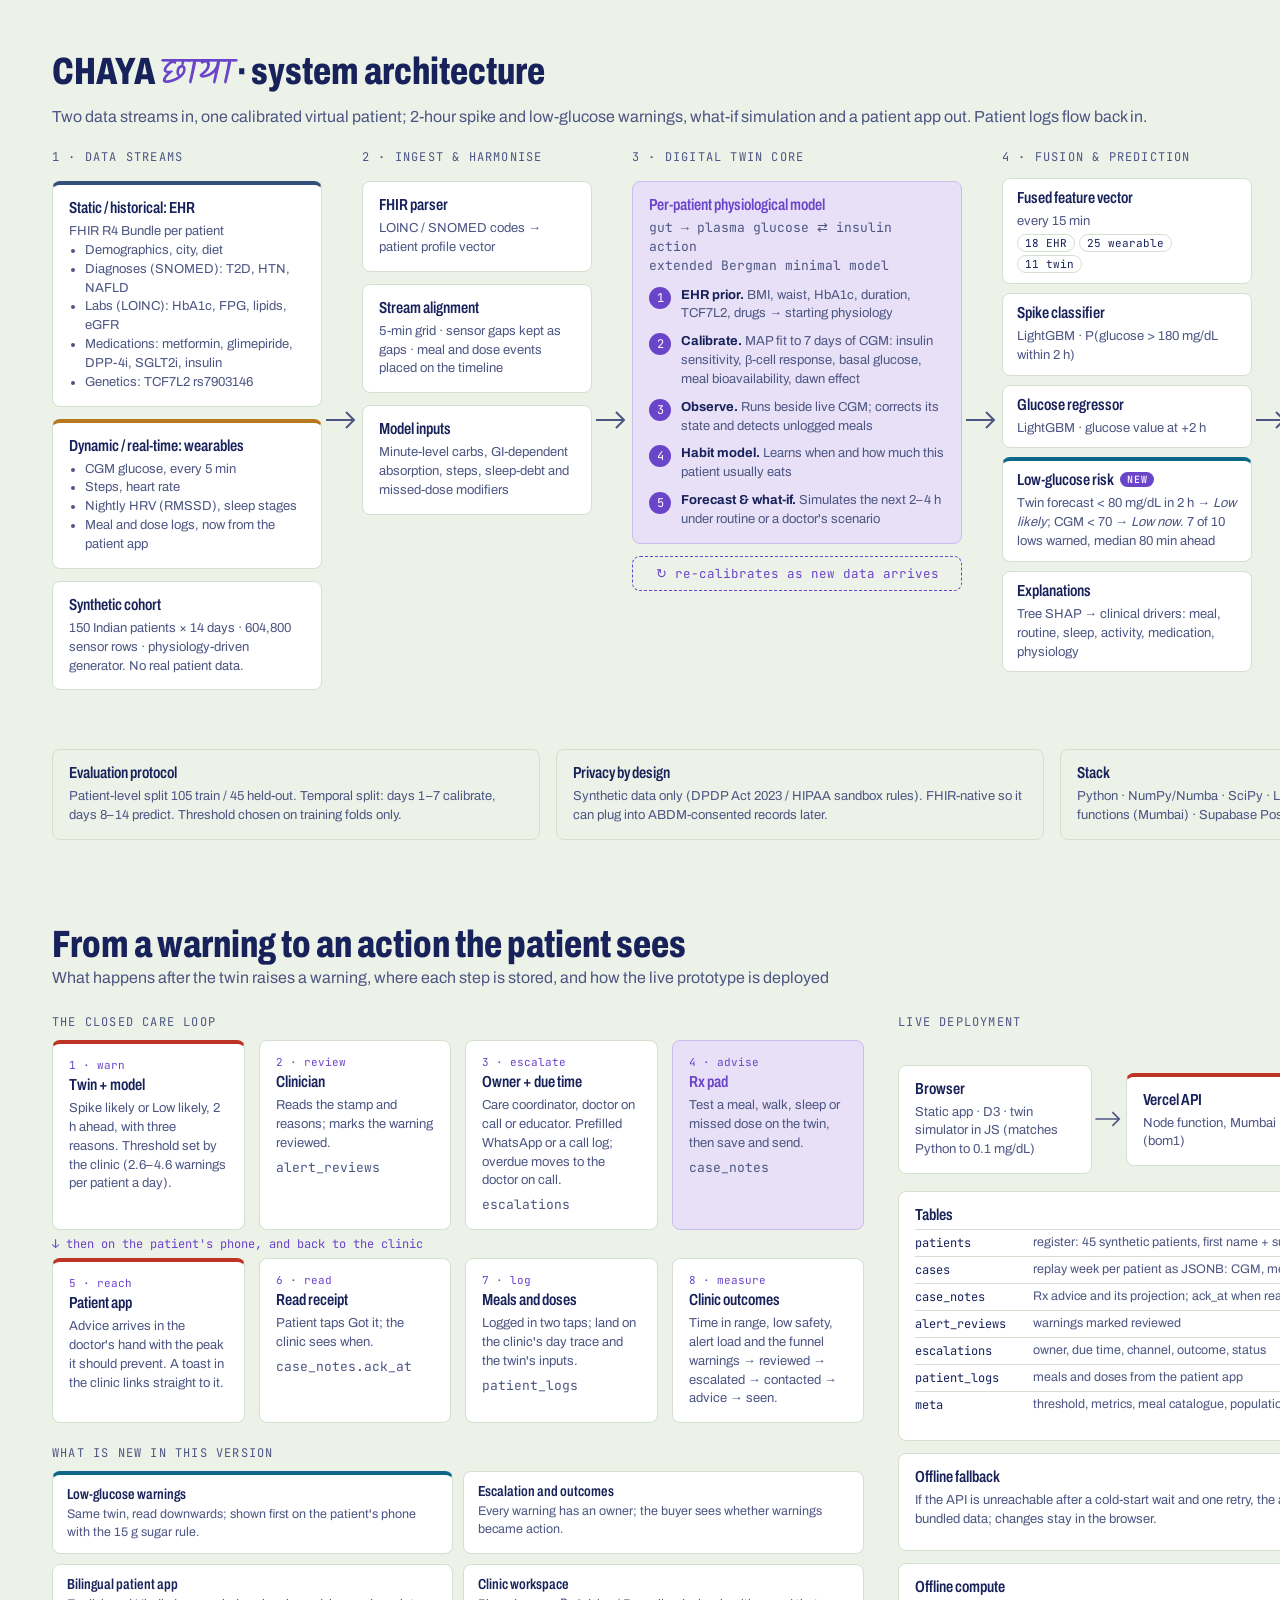
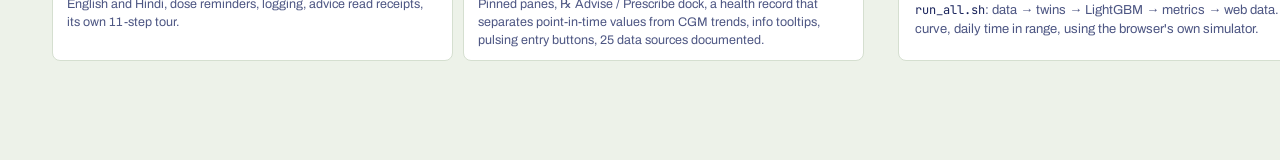
<file: docs/src/architecture.html>
<!doctype html>
<html lang="en"><head><meta charset="utf-8"><title>Chaya Architecture</title>
<link rel="stylesheet" href="fonts.css">
<style>
@page{size:1600px 880px;margin:0}
:root{--ink:#18225a;--muted:#4d5683;--line:#d5dfd0;--bg:#edf2e9;--twin:#6a44c9;--twin-soft:#e7e0f7;--spike:#bd3326;--amber:#b7791f;--amber-soft:#f6ecd8;--blue:#33507a;--blue-soft:#e3e9f3}
*{box-sizing:border-box}
body{margin:0;width:1600px;background:var(--bg);font-family:"Archivo",sans-serif;color:var(--ink)}
.page{width:1600px;height:880px;padding:44px 52px;position:relative;overflow:hidden;break-after:page;page-break-after:always}
.page:last-child{break-after:auto;page-break-after:auto}
.pg{position:absolute;right:52px;top:50px;font-family:"JetBrains Mono",monospace;font-size:12px;color:var(--muted);letter-spacing:.08em}
h1{font-family:"Archivo",sans-serif;font-stretch:74%;font-weight:800;font-size:38px;margin:0}
h1 b{color:var(--twin);font-weight:600}
.sub{color:var(--muted);font-size:16px;margin-top:4px}
.cols{display:grid;grid-template-columns:270px 40px 230px 40px 330px 40px 250px 40px 230px;margin-top:24px;align-items:stretch}
.cols .col:nth-child(7) .box{padding:10px 14px}
.cols .col:nth-child(7){gap:9px}
.col{display:flex;flex-direction:column;gap:12px}
.ch{font-family:"JetBrains Mono",monospace;font-size:12px;letter-spacing:.1em;text-transform:uppercase;color:var(--muted);height:20px}
.box{background:#fff;border:1px solid var(--line);border-radius:8px;padding:14px 16px}
.box h3{margin:0 0 6px;font-size:16px;font-family:"Archivo",sans-serif;font-stretch:74%;font-weight:600}
.box p,.box li{margin:0;font-size:13px;color:var(--muted);line-height:1.45}
.box ul{margin:0;padding-left:16px}
.static{border-top:4px solid var(--blue)} .dyn{border-top:4px solid var(--amber)}
.twin{background:var(--twin-soft);border-color:#cbbcef}
.twin h3{color:var(--twin)}
.mono{font-family:"JetBrains Mono",monospace;font-size:12px;color:var(--ink)}
.arrow{display:flex;align-items:center;justify-content:center}
.arrow svg{width:40px;height:40px}
.step{display:flex;gap:10px;align-items:flex-start}
.step i{font-style:normal;font-family:"JetBrains Mono",monospace;font-size:12px;background:var(--twin);color:#fff;border-radius:50%;width:22px;height:22px;display:flex;align-items:center;justify-content:center;flex:none;margin-top:1px}
.loop{font-size:12.5px;color:var(--twin);font-family:"JetBrains Mono",monospace;text-align:center;border:1px dashed var(--twin);border-radius:8px;padding:8px}
.bottom{position:absolute;left:52px;right:52px;bottom:40px;display:grid;grid-template-columns:repeat(3,1fr);gap:16px}
.bottom .box{background:transparent}
.tag{display:inline-block;font-family:"JetBrains Mono",monospace;font-size:11px;padding:1px 7px;border-radius:12px;background:#fff;border:1px solid var(--line);margin:3px 4px 0 0;color:var(--ink)}
.out{border-top:4px solid var(--spike)}
.low{border-top:4px solid #0e6688}
.new{display:inline-block;font-family:"JetBrains Mono",monospace;font-size:10px;letter-spacing:.08em;text-transform:uppercase;color:#fff;background:var(--twin);border-radius:10px;padding:1px 7px;margin-left:6px;vertical-align:2px;font-stretch:100%;font-weight:500}
/* page 2 */
.p2{display:grid;grid-template-columns:1.25fr 1fr;gap:34px;margin-top:28px}
.loopwrap{position:relative}
.lane{display:grid;grid-template-columns:repeat(4,1fr);gap:14px}
.lane .box{min-height:150px}
.lh{font-family:"JetBrains Mono",monospace;font-size:12px;letter-spacing:.1em;text-transform:uppercase;color:var(--muted);margin:0 0 10px}
.n{font-family:"JetBrains Mono",monospace;font-size:11px;color:var(--twin);display:block;margin-bottom:4px}
.down{display:flex;justify-content:space-around;height:28px;align-items:center;color:var(--muted)}
.dep{display:grid;gap:12px}
.deprow{display:grid;grid-template-columns:1fr 34px 1fr 34px 1fr;align-items:center}
.tbl{width:100%;border-collapse:collapse;font-size:12.5px}
.tbl td{padding:5px 0;border-top:1px solid var(--line);color:var(--muted);vertical-align:top}
.tbl td:first-child{font-family:"JetBrains Mono",monospace;color:var(--ink);width:118px;font-size:12px}
.news{display:grid;grid-template-columns:1fr 1fr;gap:10px}
.news .box{padding:11px 14px}
.news .box h3{font-size:14.5px;margin-bottom:3px}
.news .box p{font-size:12.5px}
</style></head><body>
<section class="page">
<span class="pg">1 / 2 · PIPELINE</span>
<h1><span style="text-transform:uppercase;font-weight:800;font-stretch:72%">Chaya</span> <span style="font-family:Kalam;color:var(--twin);font-weight:400">छाया</span> · system architecture</h1>
<div class="sub">Two data streams in, one calibrated virtual patient; 2-hour spike and low-glucose warnings, what-if simulation and a patient app out. Patient logs flow back in.</div>
<div class="cols">
  <div class="col">
    <div class="ch">1 · Data streams</div>
    <div class="box static"><h3>Static / historical: EHR</h3>
      <p>FHIR R4 Bundle per patient</p>
      <ul><li>Demographics, city, diet</li><li>Diagnoses (SNOMED): T2D, HTN, NAFLD</li><li>Labs (LOINC): HbA1c, FPG, lipids, eGFR</li><li>Medications: metformin, glimepiride, DPP-4i, SGLT2i, insulin</li><li>Genetics: TCF7L2 rs7903146</li></ul></div>
    <div class="box dyn"><h3>Dynamic / real-time: wearables</h3>
      <ul><li>CGM glucose, every 5 min</li><li>Steps, heart rate</li><li>Nightly HRV (RMSSD), sleep stages</li><li>Meal and dose logs, now from the patient app</li></ul></div>
    <div class="box"><h3>Synthetic cohort</h3><p>150 Indian patients × 14 days · 604,800 sensor rows · physiology-driven generator. No real patient data.</p></div>
  </div>
  <div class="arrow"><svg viewBox="0 0 40 40"><path d="M4 20h28m-8-8 8 8-8 8" fill="none" stroke="#4d5683" stroke-width="2"/></svg></div>
  <div class="col">
    <div class="ch">2 · Ingest &amp; harmonise</div>
    <div class="box"><h3>FHIR parser</h3><p>LOINC / SNOMED codes → patient profile vector</p></div>
    <div class="box"><h3>Stream alignment</h3><p>5-min grid · sensor gaps kept as gaps · meal and dose events placed on the timeline</p></div>
    <div class="box"><h3>Model inputs</h3><p>Minute-level carbs, GI-dependent absorption, steps, sleep-debt and missed-dose modifiers</p></div>
  </div>
  <div class="arrow"><svg viewBox="0 0 40 40"><path d="M4 20h28m-8-8 8 8-8 8" fill="none" stroke="#4d5683" stroke-width="2"/></svg></div>
  <div class="col">
    <div class="ch">3 · Digital twin core</div>
    <div class="box twin">
      <h3>Per-patient physiological model</h3>
      <p class="mono" style="margin-bottom:10px">gut → plasma glucose ⇄ insulin action<br>extended Bergman minimal model</p>
      <div style="display:grid;gap:9px">
        <div class="step"><i>1</i><p><b style="color:var(--ink)">EHR prior.</b> BMI, waist, HbA1c, duration, TCF7L2, drugs → starting physiology</p></div>
        <div class="step"><i>2</i><p><b style="color:var(--ink)">Calibrate.</b> MAP fit to 7 days of CGM: insulin sensitivity, β-cell response, basal glucose, meal bioavailability, dawn effect</p></div>
        <div class="step"><i>3</i><p><b style="color:var(--ink)">Observe.</b> Runs beside live CGM; corrects its state and detects unlogged meals</p></div>
        <div class="step"><i>4</i><p><b style="color:var(--ink)">Habit model.</b> Learns when and how much this patient usually eats</p></div>
        <div class="step"><i>5</i><p><b style="color:var(--ink)">Forecast &amp; what-if.</b> Simulates the next 2–4 h under routine or a doctor's scenario</p></div>
      </div>
    </div>
    <div class="loop">↻ re-calibrates as new data arrives</div>
  </div>
  <div class="arrow"><svg viewBox="0 0 40 40"><path d="M4 20h28m-8-8 8 8-8 8" fill="none" stroke="#4d5683" stroke-width="2"/></svg></div>
  <div class="col">
    <div class="ch">4 · Fusion &amp; prediction</div>
    <div class="box"><h3>Fused feature vector</h3><p>every 15 min</p>
      <span class="tag">18 EHR</span><span class="tag">25 wearable</span><span class="tag">11 twin</span></div>
    <div class="box"><h3>Spike classifier</h3><p>LightGBM · P(glucose &gt; 180 mg/dL within 2 h)</p></div>
    <div class="box"><h3>Glucose regressor</h3><p>LightGBM · glucose value at +2 h</p></div>
    <div class="box low"><h3>Low-glucose risk<span class="new">new</span></h3><p>Twin forecast &lt; 80 mg/dL in 2 h → <i>Low likely</i>; CGM &lt; 70 → <i>Low now</i>. 7 of 10 lows warned, median 80 min ahead</p></div>
    <div class="box"><h3>Explanations</h3><p>Tree SHAP → clinical drivers: meal, routine, sleep, activity, medication, physiology</p></div>
  </div>
  <div class="arrow"><svg viewBox="0 0 40 40"><path d="M4 20h28m-8-8 8 8-8 8" fill="none" stroke="#4d5683" stroke-width="2"/></svg></div>
  <div class="col">
    <div class="ch">5 · Delivery</div>
    <div class="box out"><h3>Simulated clinic</h3><ul><li>Pinned register, case sheet, stamps</li><li>Reasons, twin physiology</li><li>Escalation: owner, WhatsApp, call log</li><li>Rx pad dock: what-if → save &amp; send</li><li>Alert threshold · Outcomes page</li></ul></div>
    <div class="box out"><h3>Patient app<span class="new">new</span></h3><ul><li>English · हिंदी</li><li>Glucose + 2 h shadow, plain warnings</li><li>Dose reminders, meal logging</li><li>Doctor's advice with read receipt</li></ul></div>
    <div class="loop" style="text-align:left">↺ meals and doses logged in the app feed the twin's inputs</div>
  </div>
</div>
<div class="bottom">
  <div class="box"><h3>Evaluation protocol</h3><p>Patient-level split 105 train / 45 held-out. Temporal split: days 1–7 calibrate, days 8–14 predict. Threshold chosen on training folds only.</p></div>
  <div class="box"><h3>Privacy by design</h3><p>Synthetic data only (DPDP Act 2023 / HIPAA sandbox rules). FHIR-native so it can plug into ABDM-consented records later.</p></div>
  <div class="box"><h3>Stack</h3><p>Python · NumPy/Numba · SciPy · LightGBM · FastAPI (local pipeline) · Vercel functions (Mumbai) · Supabase Postgres · vanilla JS + D3</p></div>
</div>
</section>

<section class="page">
<span class="pg">2 / 2 · CARE LOOP &amp; DEPLOYMENT</span>
<h1>From a warning to an action the patient sees</h1>
<div class="sub">What happens after the twin raises a warning, where each step is stored, and how the live prototype is deployed</div>
<div class="p2">
  <div>
    <div class="lh">The closed care loop</div>
    <div class="lane">
      <div class="box out"><span class="n">1 · warn</span><h3>Twin + model</h3><p>Spike likely or Low likely, 2 h ahead, with three reasons. Threshold set by the clinic (2.6–4.6 warnings per patient a day).</p></div>
      <div class="box"><span class="n">2 · review</span><h3>Clinician</h3><p>Reads the stamp and reasons; marks the warning reviewed.</p><p class="mono" style="margin-top:6px">alert_reviews</p></div>
      <div class="box"><span class="n">3 · escalate</span><h3>Owner + due time</h3><p>Care coordinator, doctor on call or educator. Prefilled WhatsApp or a call log; overdue moves to the doctor on call.</p><p class="mono" style="margin-top:6px">escalations</p></div>
      <div class="box twin"><span class="n">4 · advise</span><h3>Rx pad</h3><p>Test a meal, walk, sleep or missed dose on the twin, then save and send.</p><p class="mono" style="margin-top:6px">case_notes</p></div>
    </div>
    <div class="down" style="justify-content:flex-start;gap:10px;font-family:'JetBrains Mono',monospace;font-size:12px;color:var(--twin)">↓ then on the patient's phone, and back to the clinic</div>
    <div class="lane">
      <div class="box out"><span class="n">5 · reach</span><h3>Patient app</h3><p>Advice arrives in the doctor's hand with the peak it should prevent. A toast in the clinic links straight to it.</p></div>
      <div class="box"><span class="n">6 · read</span><h3>Read receipt</h3><p>Patient taps Got it; the clinic sees when.</p><p class="mono" style="margin-top:6px">case_notes.ack_at</p></div>
      <div class="box"><span class="n">7 · log</span><h3>Meals and doses</h3><p>Logged in two taps; land on the clinic's day trace and the twin's inputs.</p><p class="mono" style="margin-top:6px">patient_logs</p></div>
      <div class="box"><span class="n">8 · measure</span><h3>Clinic outcomes</h3><p>Time in range, low safety, alert load and the funnel warnings → reviewed → escalated → contacted → advice → seen.</p></div>
    </div>
    <div class="lh" style="margin-top:22px">What is new in this version</div>
    <div class="news">
      <div class="box low"><h3>Low-glucose warnings</h3><p>Same twin, read downwards; shown first on the patient's phone with the 15 g sugar rule.</p></div>
      <div class="box"><h3>Escalation and outcomes</h3><p>Every warning has an owner; the buyer sees whether warnings became action.</p></div>
      <div class="box"><h3>Bilingual patient app</h3><p>English and Hindi, dose reminders, logging, advice read receipts, its own 11-step tour.</p></div>
      <div class="box"><h3>Clinic workspace</h3><p>Pinned panes, ℞ Advise / Prescribe dock, a health record that separates point-in-time values from CGM trends, info tooltips, pulsing entry buttons, 25 data sources documented.</p></div>
    </div>
  </div>
  <div class="dep">
    <div class="lh">Live deployment</div>
    <div class="deprow">
      <div class="box"><h3>Browser</h3><p>Static app · D3 · twin simulator in JS (matches Python to 0.1 mg/dL)</p></div>
      <div class="arrow"><svg viewBox="0 0 40 40"><path d="M4 20h28m-8-8 8 8-8 8" fill="none" stroke="#4d5683" stroke-width="2"/></svg></div>
      <div class="box out"><h3>Vercel API</h3><p>Node function, Mumbai (bom1)</p></div>
      <div class="arrow"><svg viewBox="0 0 40 40"><path d="M4 20h28m-8-8 8 8-8 8" fill="none" stroke="#4d5683" stroke-width="2"/></svg></div>
      <div class="box static"><h3>Supabase</h3><p>Postgres, row-level security, column-level write grants</p></div>
    </div>
    <div class="box">
      <h3>Tables</h3>
      <table class="tbl">
        <tr><td>patients</td><td>register: 45 synthetic patients, first name + surname</td></tr>
        <tr><td>cases</td><td>replay week per patient as JSONB: CGM, meals, predictions, twin state</td></tr>
        <tr><td>case_notes</td><td>Rx advice and its projection; ack_at when read</td></tr>
        <tr><td>alert_reviews</td><td>warnings marked reviewed</td></tr>
        <tr><td>escalations</td><td>owner, due time, channel, outcome, status</td></tr>
        <tr><td>patient_logs</td><td>meals and doses from the patient app</td></tr>
        <tr><td>meta</td><td>threshold, metrics, meal catalogue, population</td></tr>
      </table>
    </div>
    <div class="box"><h3>Offline fallback</h3><p>If the API is unreachable after a cold-start wait and one retry, the app says <i>Offline demo</i> and runs from bundled data; changes stay in the browser.</p></div>
    <div class="box"><h3>Offline compute</h3><p><span class="mono">run_all.sh</span>: data → twins → LightGBM → metrics → web data. <span class="mono">build_outcomes.js</span>: low flags, threshold curve, daily time in range, using the browser's own simulator.</p></div>
  </div>
</div>
</section>
</body></html>
</file>
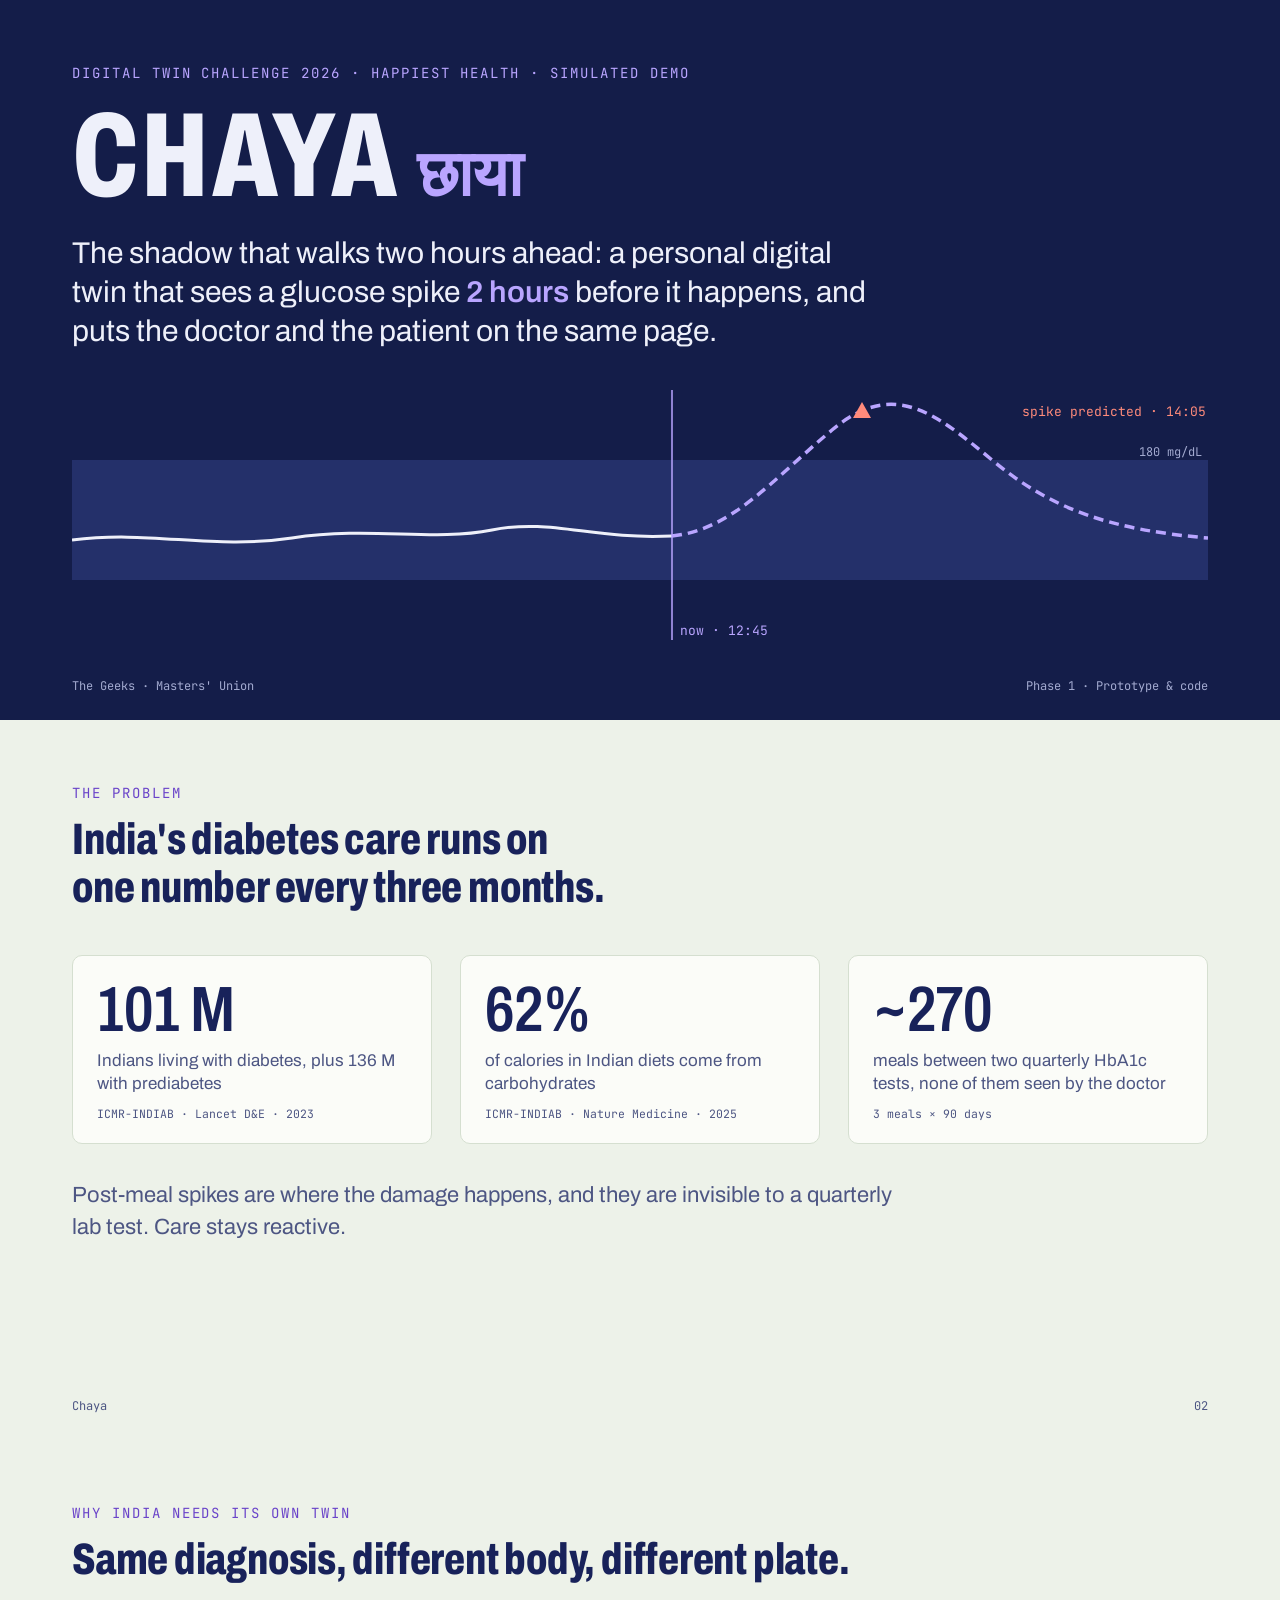
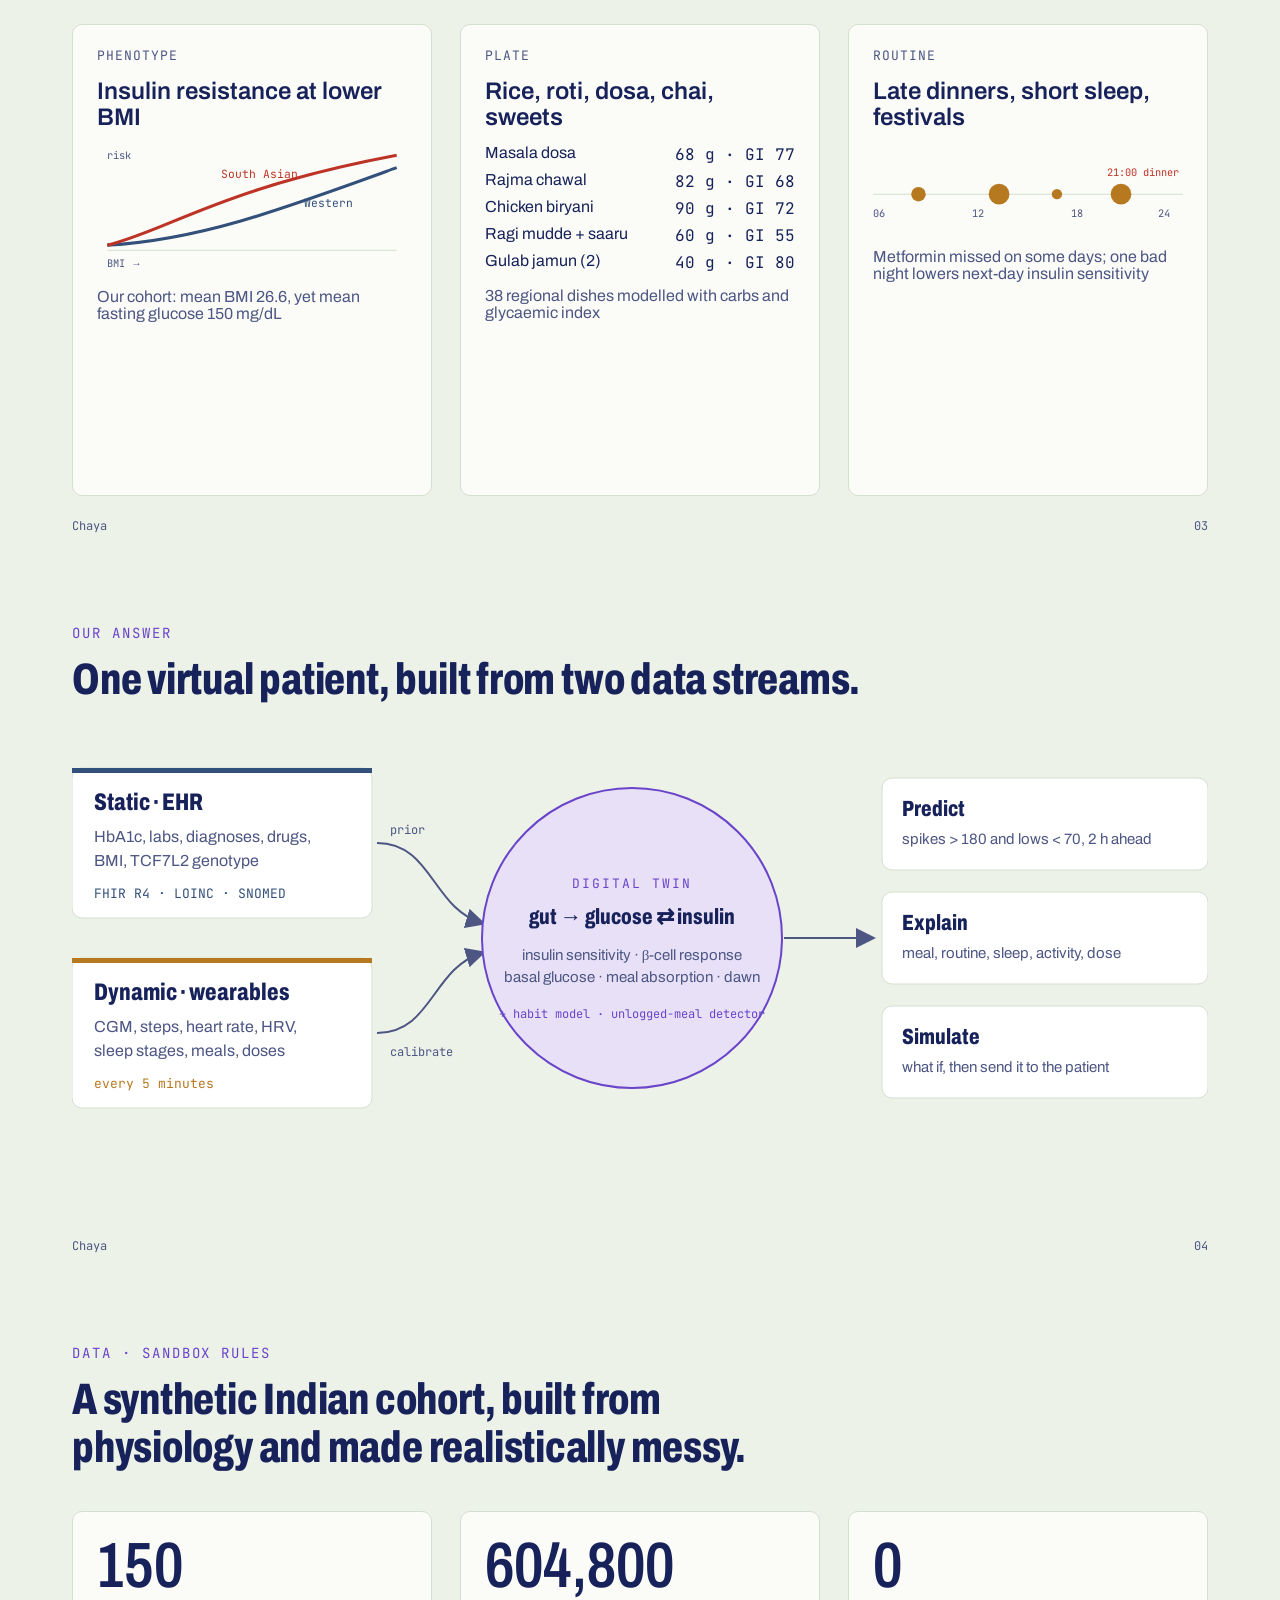
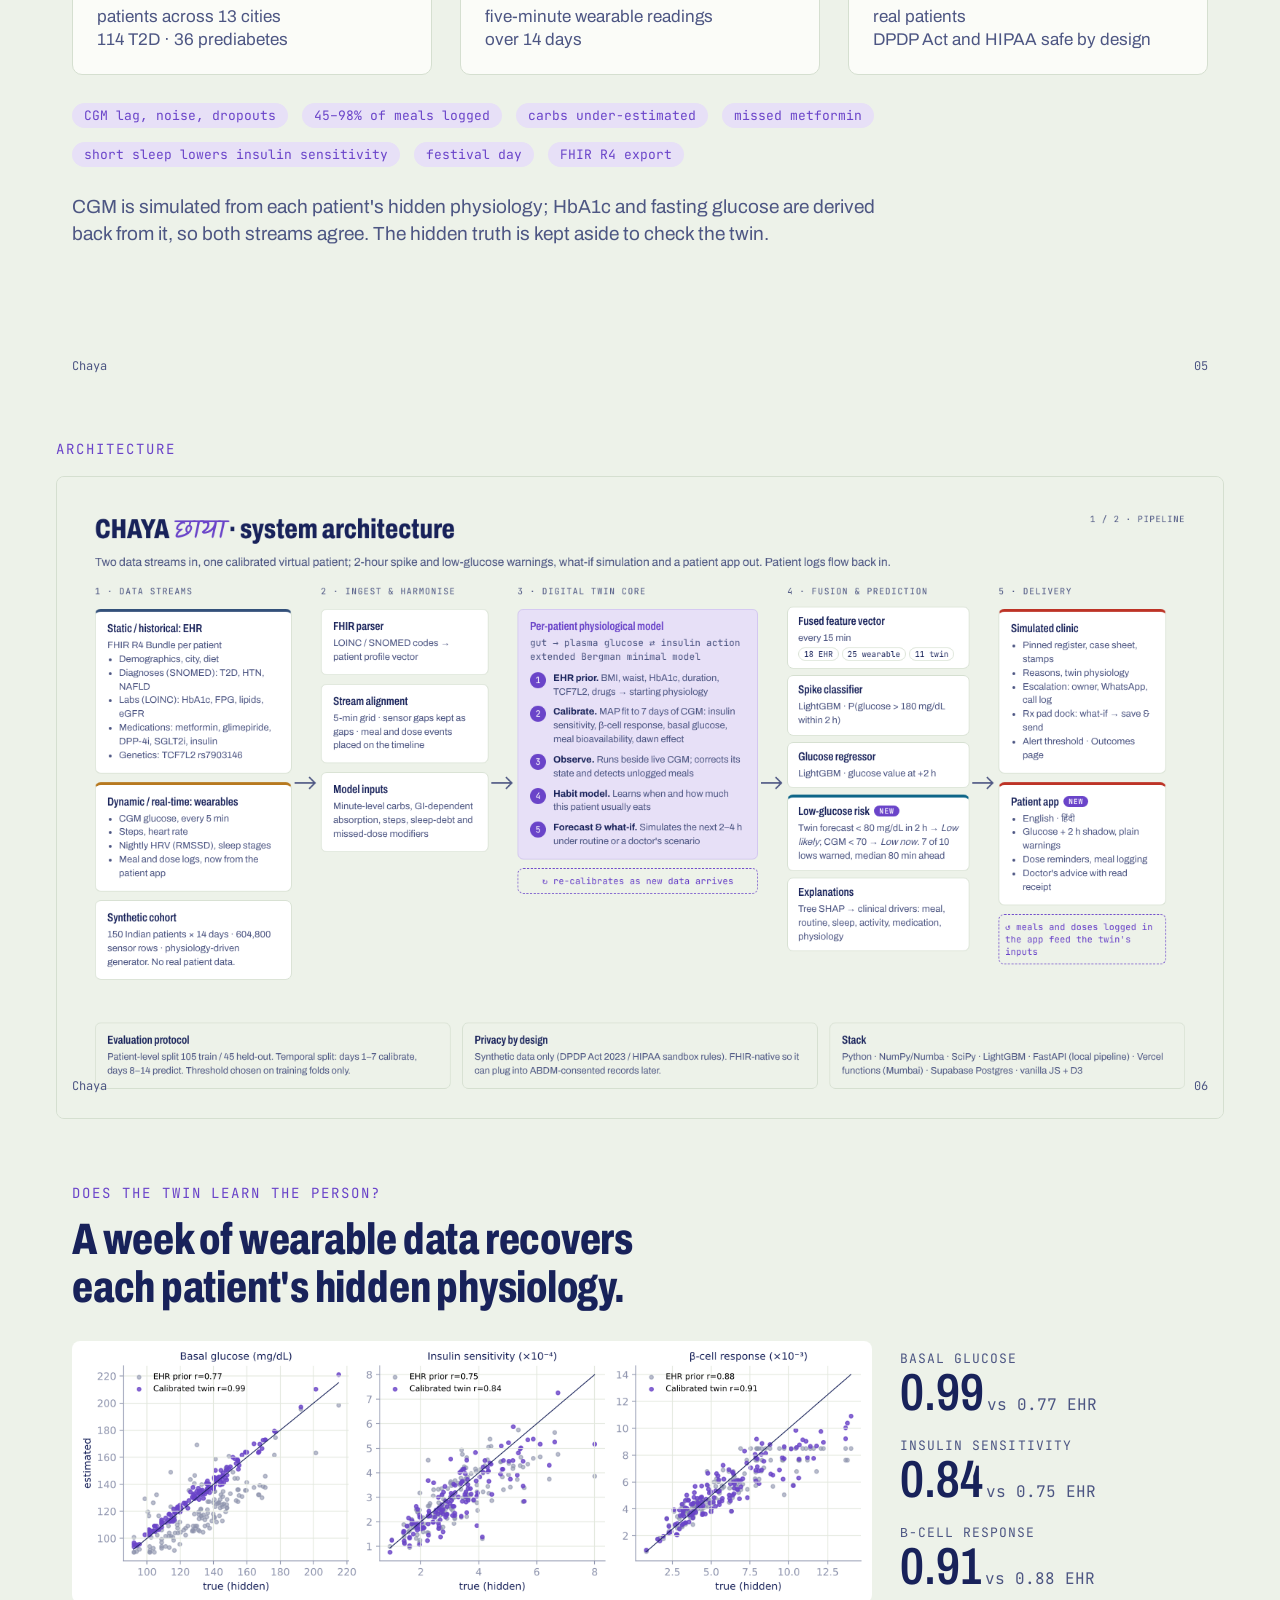
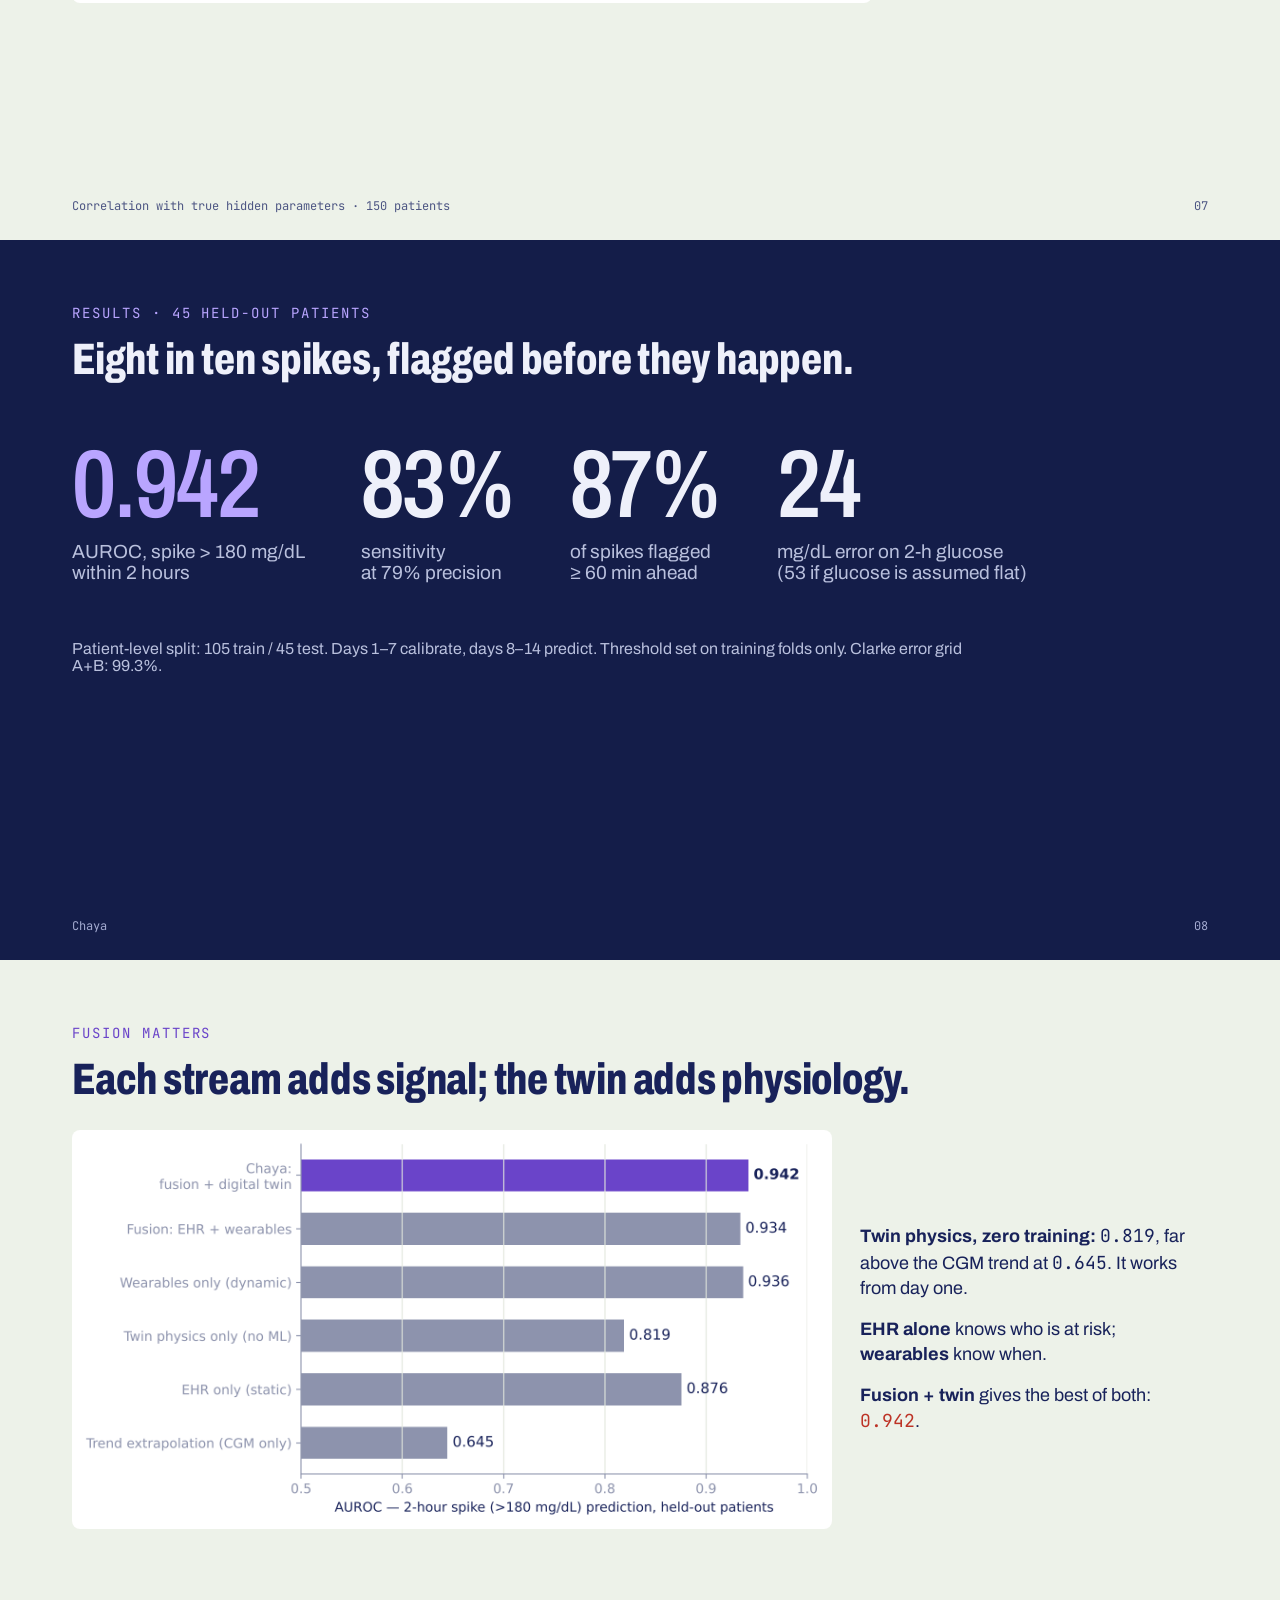
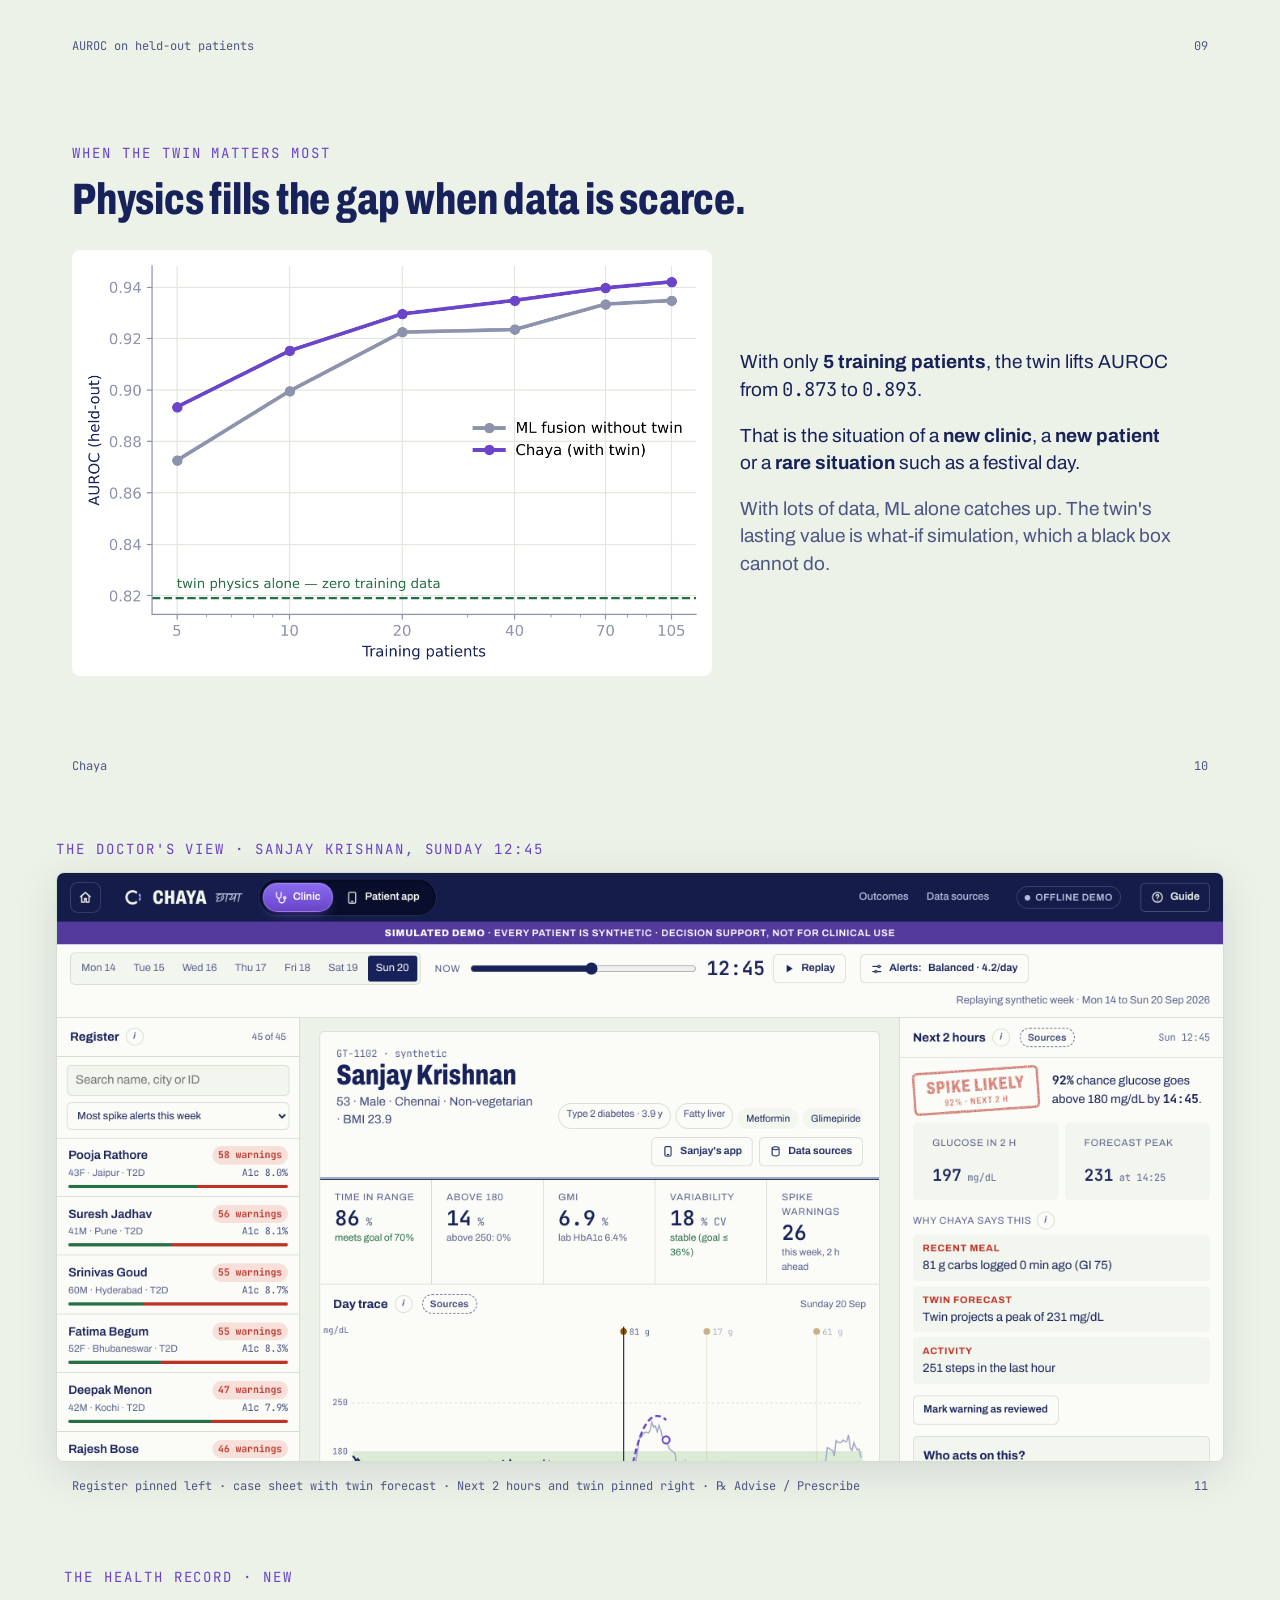
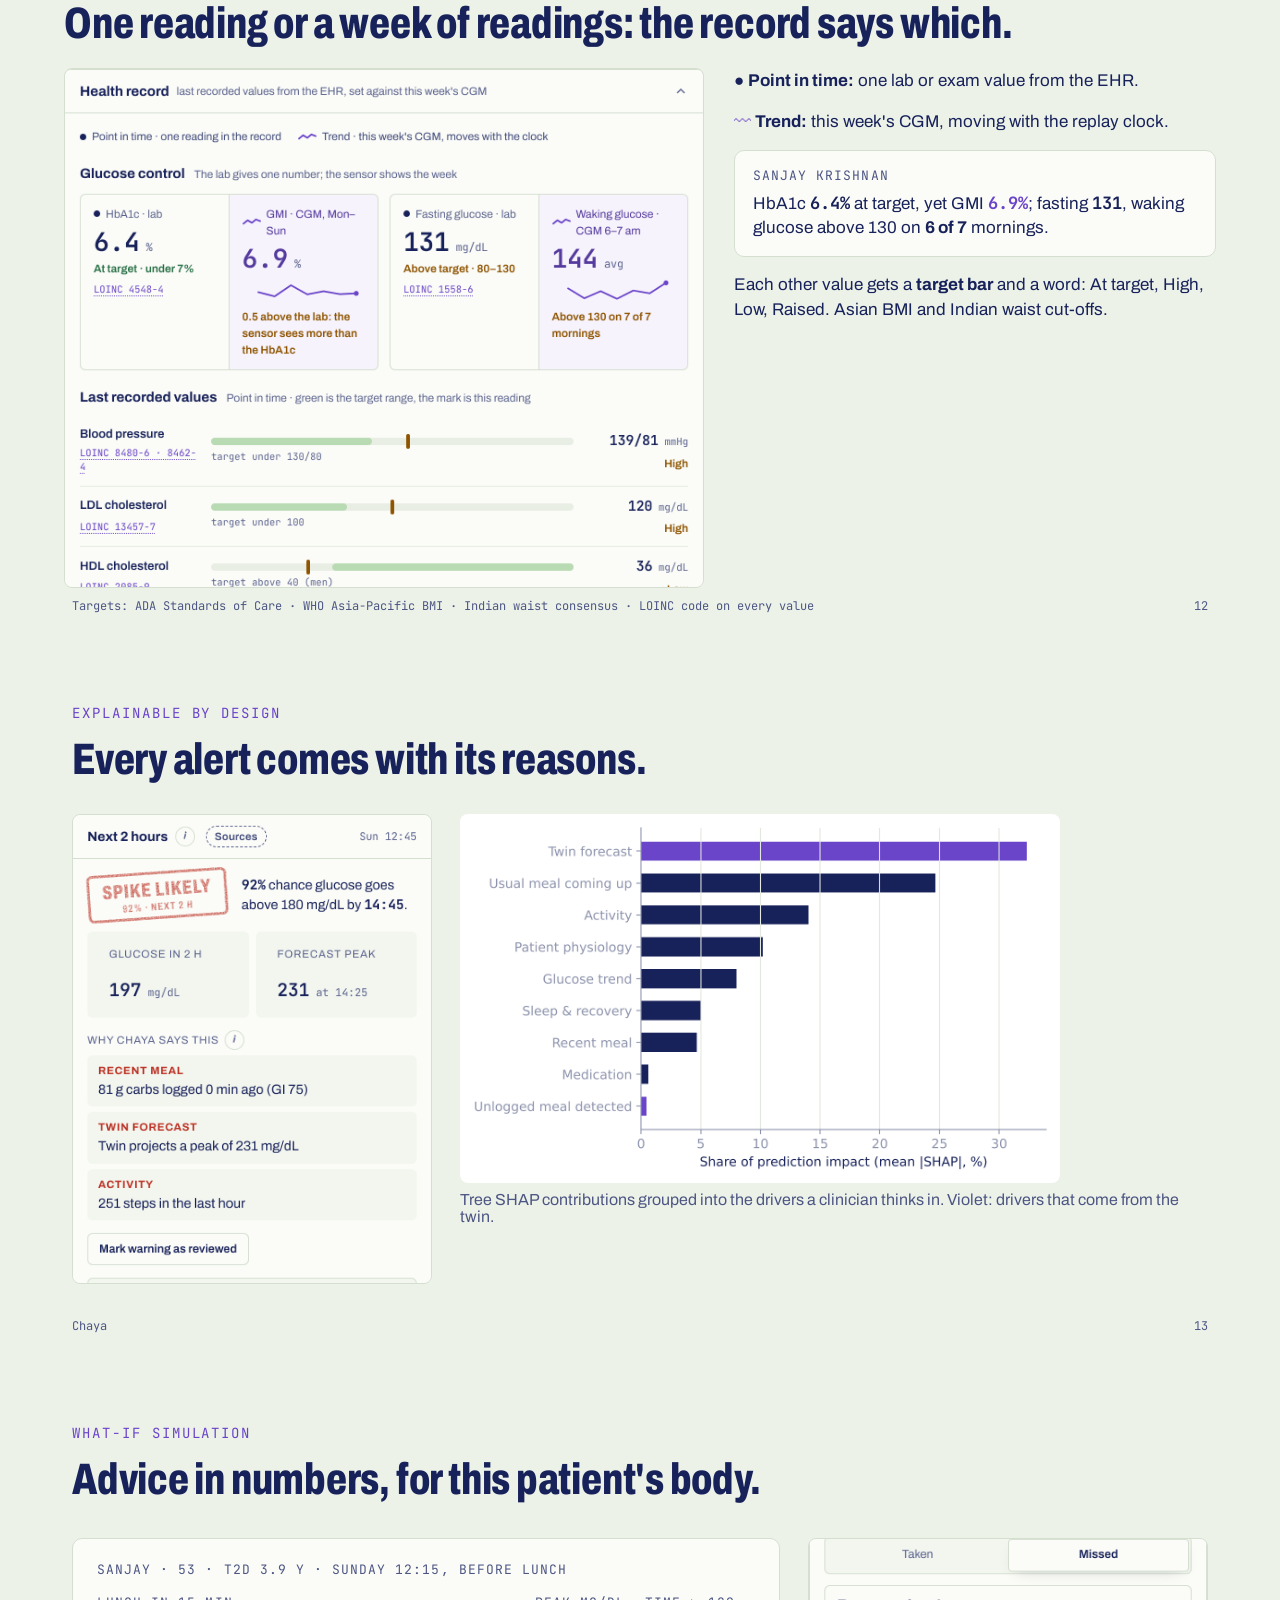
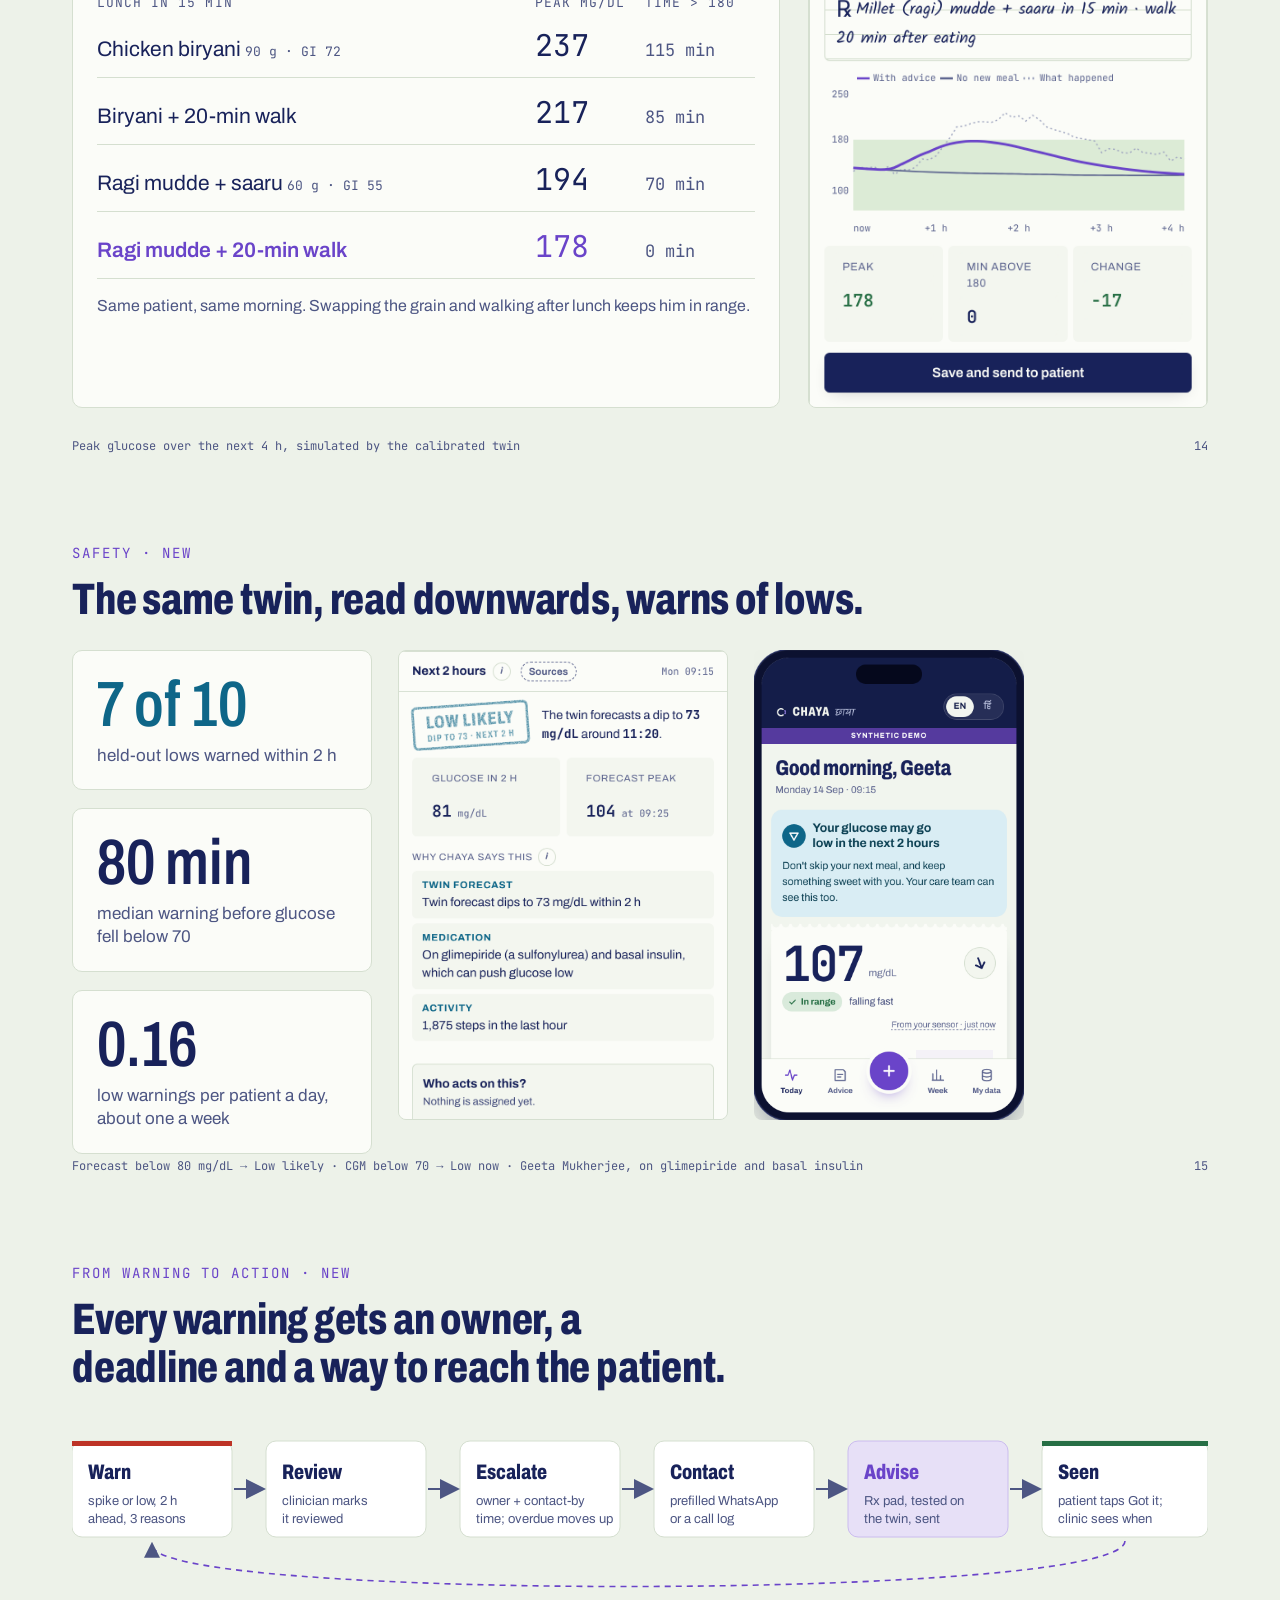
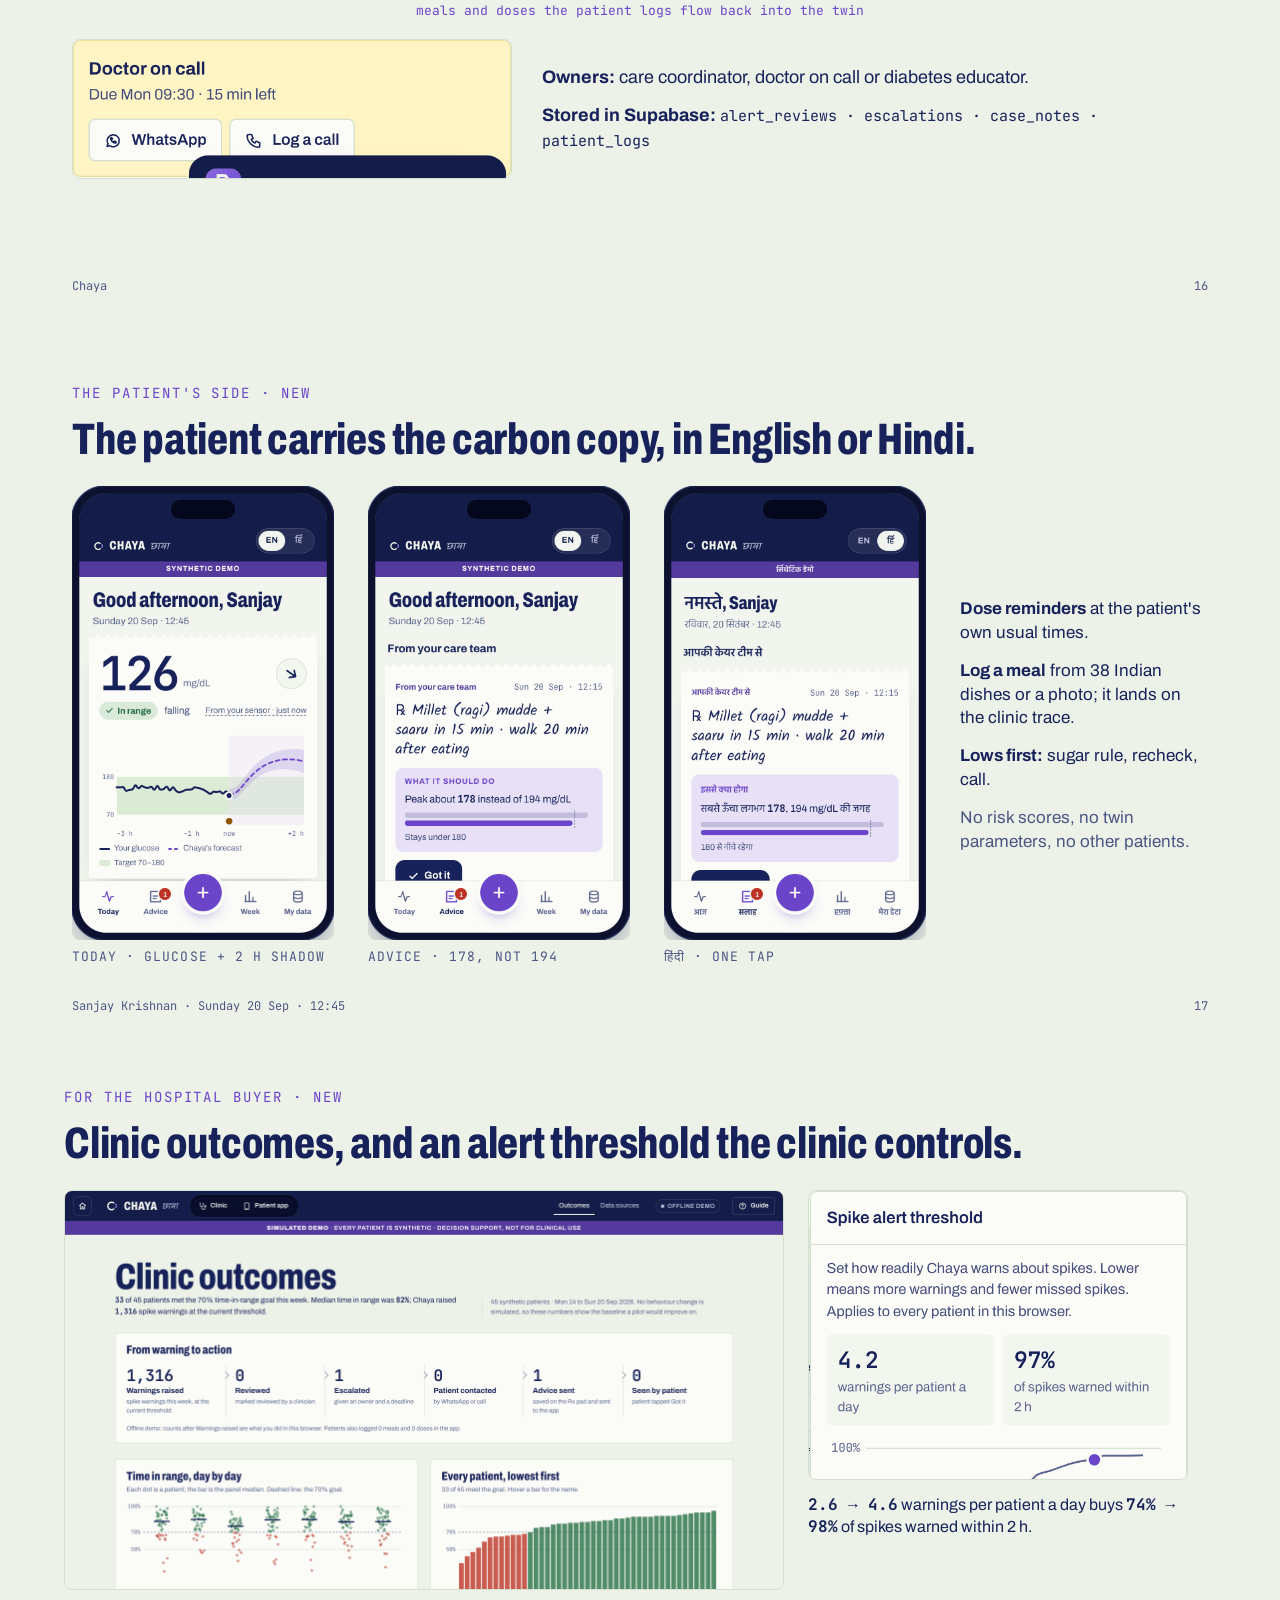
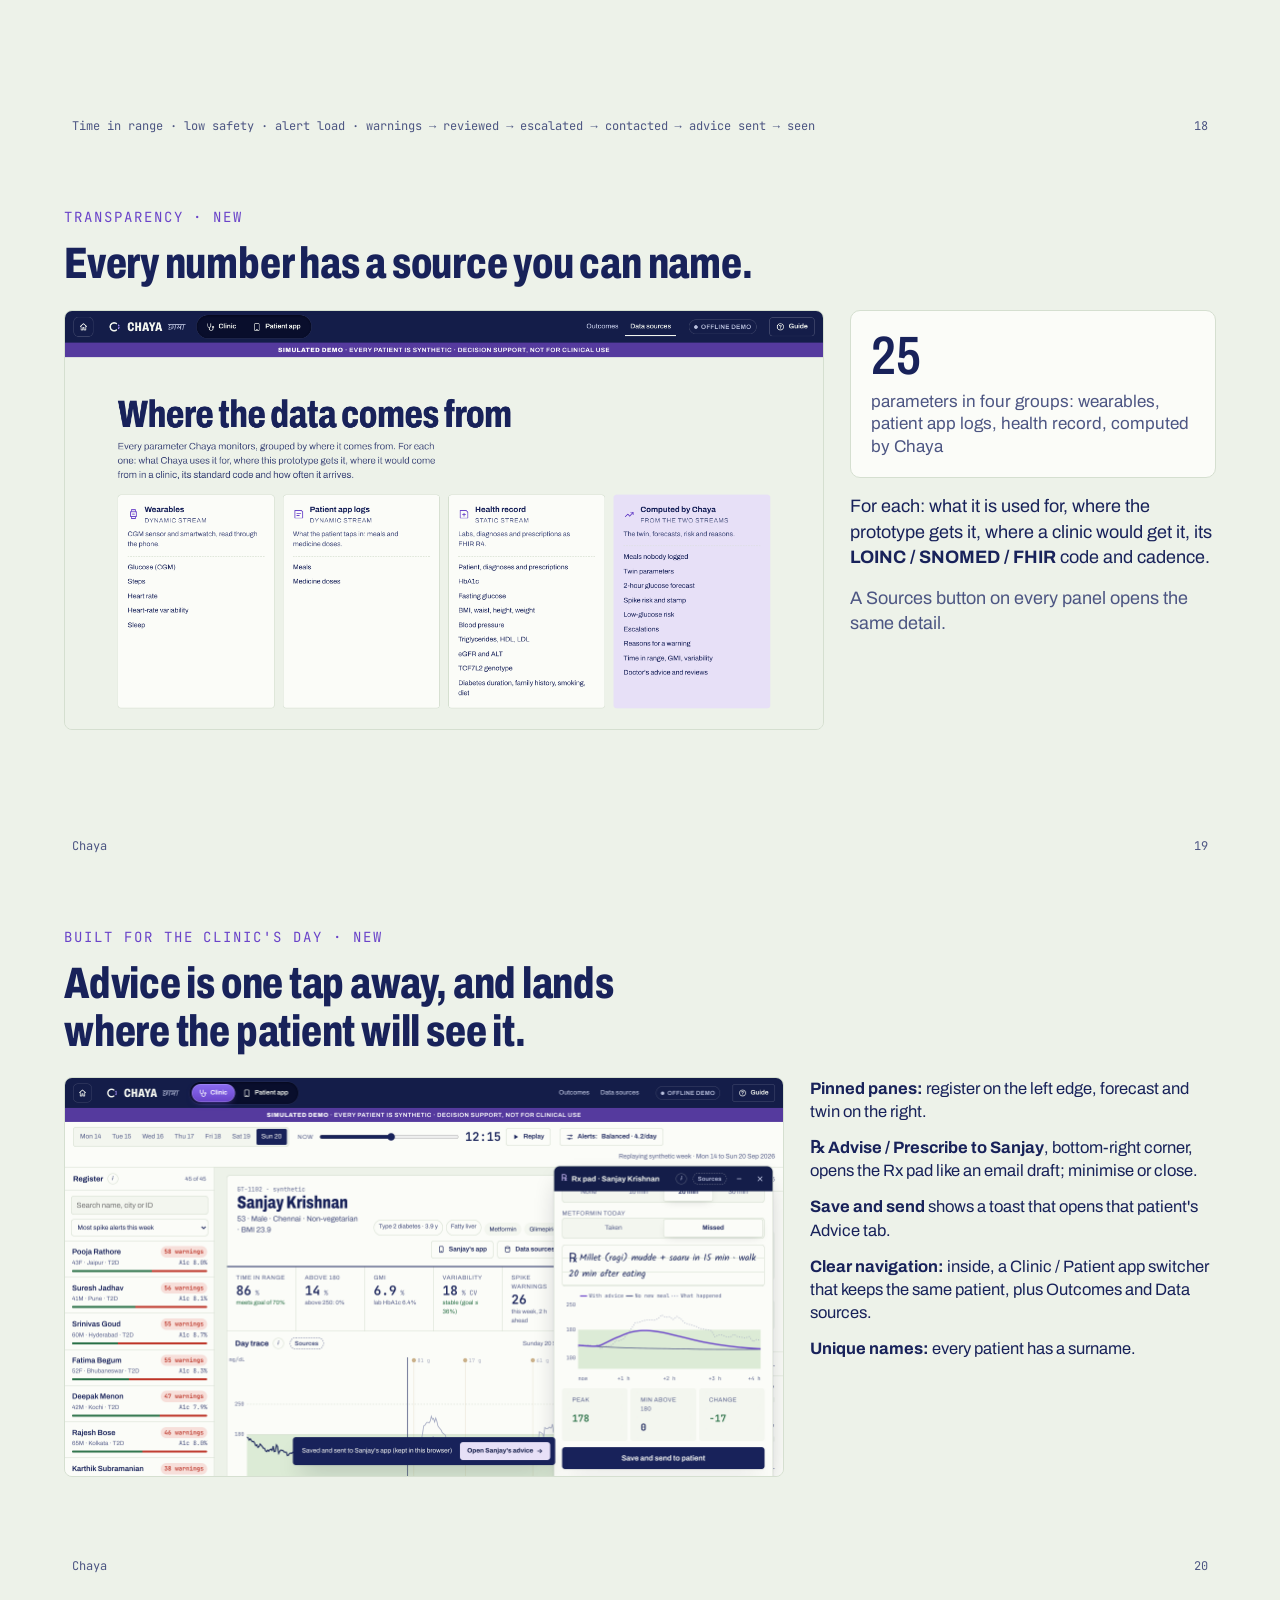
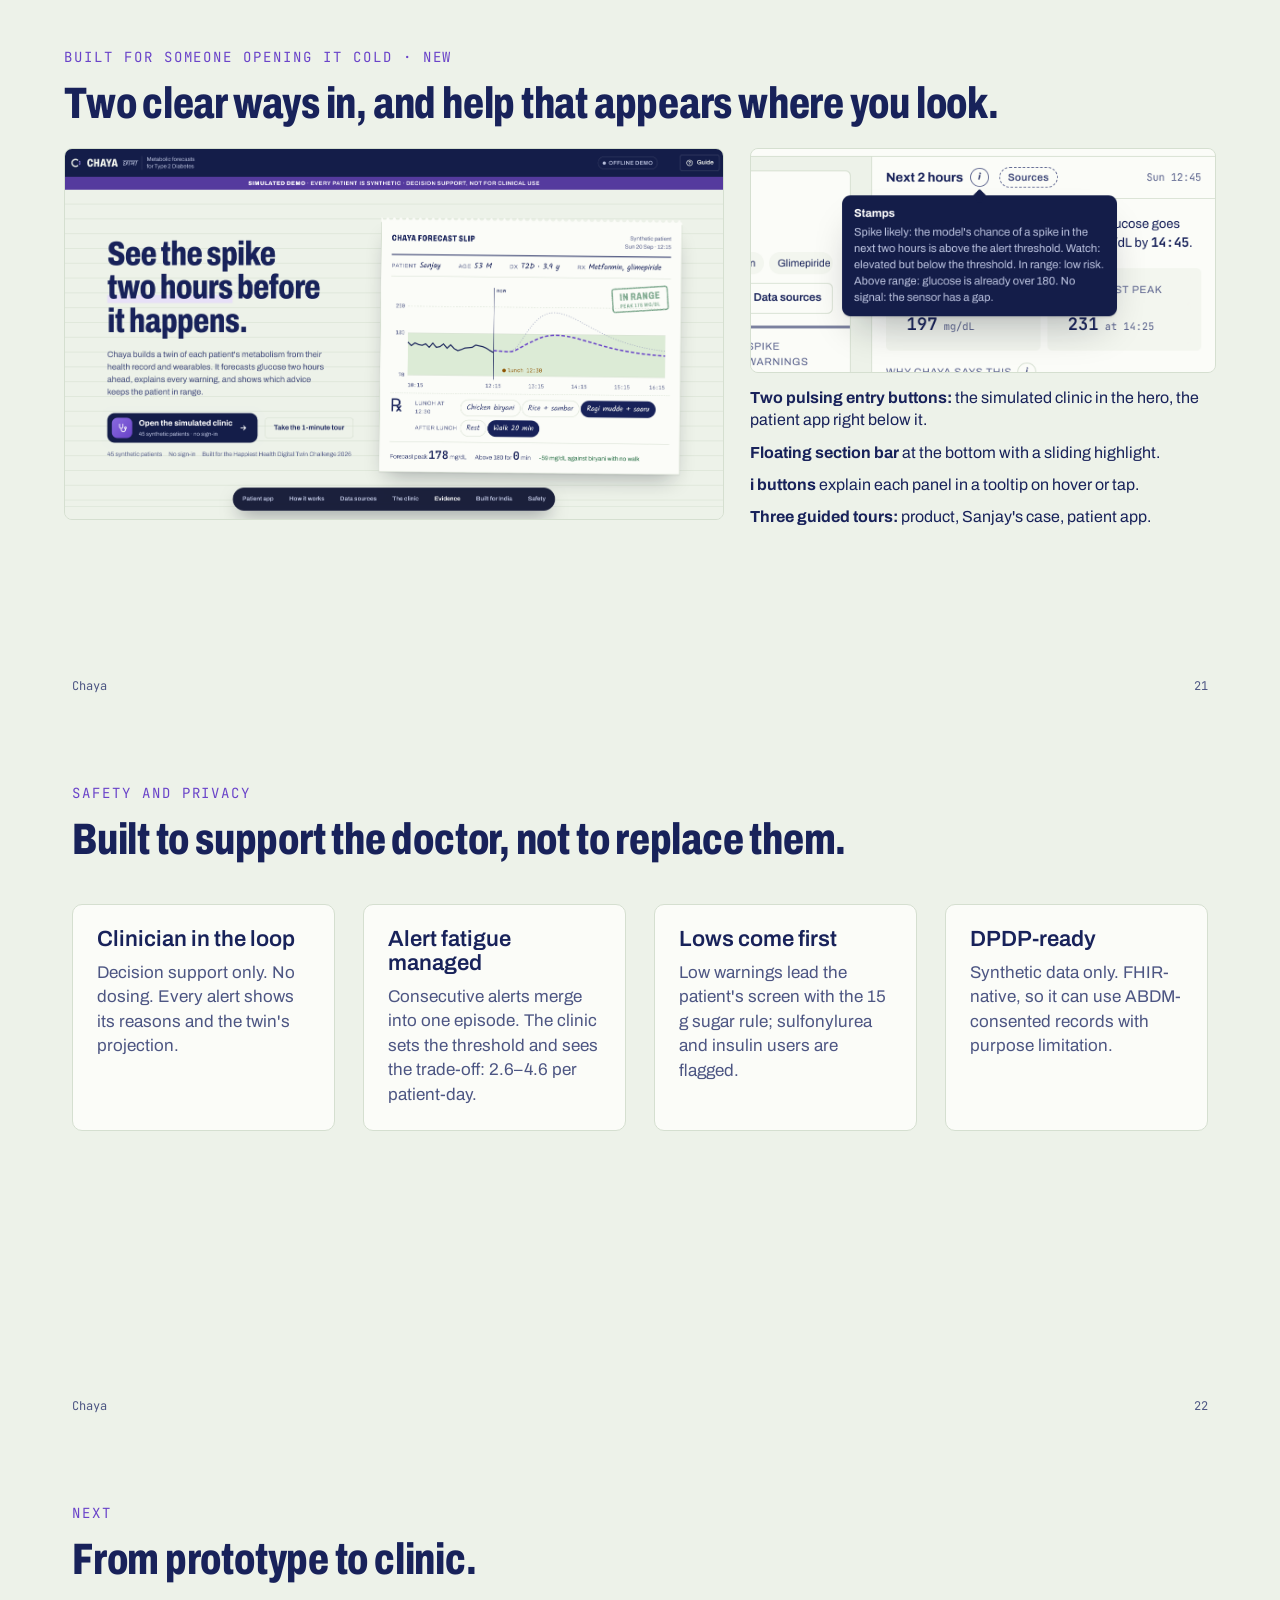
<file: docs/src/presentation.html>
<!doctype html>
<html lang="en"><head><meta charset="utf-8"><title>Chaya Presentation</title>
<link rel="stylesheet" href="fonts.css">
<style>
@page{size:1280px 720px;margin:0}
:root{--ink:#18225a;--muted:#4d5683;--line:#d5dfd0;--bg:#edf2e9;--paper:#fbfcf8;--twin:#6a44c9;--twin-2:#b9a5ff;--twin-soft:#e7e0f7;--spike:#bd3326;--spike-soft:#f8dedb;--amber:#b7791f;--amber-soft:#f6ecd8;--blue:#33507a;--blue-soft:#e3e9f3;--night:#141d49}
*{box-sizing:border-box}
html,body{margin:0}
body{font-family:"Archivo",sans-serif;color:var(--ink);background:#999}
.s{width:1280px;height:720px;position:relative;overflow:hidden;background:var(--bg);padding:64px 72px;page-break-after:always;display:flex;flex-direction:column}
.s.dark{background:var(--night);color:#eef0fa}
.s.dark .muted{color:#b9c0dd}
h1,h2{font-family:"Archivo",sans-serif;font-stretch:74%;font-weight:800;margin:0;letter-spacing:-.005em;text-wrap:balance}
h1{font-size:76px;line-height:1.0}
h2{font-size:44px;line-height:1.08;max-width:1000px}
.eyebrow{font-family:"JetBrains Mono",monospace;font-size:14px;letter-spacing:.14em;text-transform:uppercase;color:var(--twin);margin-bottom:14px}
.dark .eyebrow{color:var(--twin-2)}
.muted{color:var(--muted)}
.lead{font-size:22px;line-height:1.45;color:var(--muted);max-width:820px;margin-top:16px}
.mono{font-family:"JetBrains Mono",monospace}
.big{font-family:"Archivo",sans-serif;font-stretch:74%;font-weight:600;font-size:96px;line-height:.95;letter-spacing:-.02em}
.foot{position:absolute;left:72px;right:72px;bottom:26px;display:flex;justify-content:space-between;font-family:"JetBrains Mono",monospace;font-size:12px;color:var(--muted)}
.dark .foot{color:#a3aad0}
.row{display:flex;gap:28px}
.card{background:var(--paper);border:1px solid var(--line);border-radius:10px;padding:22px 24px}
.stat .n{font-family:"Archivo",sans-serif;font-stretch:74%;font-weight:600;font-size:64px;line-height:1}
.stat .l{font-size:17px;color:var(--muted);margin-top:8px;line-height:1.35}
.src{font-family:"JetBrains Mono",monospace;font-size:11.5px;color:var(--muted);margin-top:10px}
img.fig{display:block;max-width:100%;border-radius:8px}
.pill{display:inline-block;font-family:"JetBrains Mono",monospace;font-size:13px;padding:4px 12px;border-radius:20px;background:var(--twin-soft);color:var(--twin)}
.grow{flex:1;min-height:0}
.k{font-family:"JetBrains Mono",monospace;font-size:13px;letter-spacing:.08em;text-transform:uppercase;color:var(--muted)}
</style></head><body>

<!-- 1 TITLE -->
<section class="s dark">
  <div class="eyebrow">Digital Twin Challenge 2026 · Happiest Health · Simulated demo</div>
  <h1 style="font-size:120px;text-transform:uppercase;font-weight:800;font-stretch:70%;letter-spacing:.02em">Chaya <span style="font-family:Kalam;font-size:64px;color:var(--twin-2);text-transform:none;letter-spacing:0">छाया</span></h1>
  <div style="font-size:30px;margin-top:18px;max-width:820px;line-height:1.3">The shadow that walks two hours ahead: a personal digital twin that sees a glucose spike <b style="color:var(--twin-2);font-weight:600">2 hours</b> before it happens, and puts the doctor and the patient on the same page.</div>
  <svg viewBox="0 0 1136 250" style="position:absolute;left:72px;bottom:80px;width:1136px;height:250px">
    <rect x="0" y="70" width="1136" height="120" fill="#24306a"/>
    <text x="1130" y="66" text-anchor="end" font-family="JetBrains Mono" font-size="12" fill="#a3aad0">180 mg/dL</text>
    <path d="M0 150 C80 140 140 160 220 148 S360 152 420 140 S520 150 600 146" fill="none" stroke="#eef0fa" stroke-width="3"/>
    <path d="M600 146 C660 140 700 90 760 40 S860 20 920 70 S1040 140 1136 148" fill="none" stroke="#b9a5ff" stroke-width="3.5" stroke-dasharray="10 6"/>
    <line x1="600" y1="0" x2="600" y2="250" stroke="#b9a5ff" stroke-width="1.5"/>
    <text x="608" y="245" font-family="JetBrains Mono" font-size="13" fill="#b9a5ff">now · 12:45</text>
    <path d="M790 12 l9 16 h-18 z" fill="#ff8b7b"/>
    <text x="950" y="26" font-family="JetBrains Mono" font-size="13" fill="#ff8b7b">spike predicted · 14:05</text>
  </svg>
  <div class="foot"><span>The Geeks · Masters' Union</span><span>Phase 1 · Prototype &amp; code</span></div>
</section>

<!-- 2 PROBLEM -->
<section class="s">
  <div class="eyebrow">The problem</div>
  <h2>India's diabetes care runs on one number every three months.</h2>
  <div class="row" style="margin-top:44px">
    <div class="card stat" style="flex:1"><div class="n">101 M</div><div class="l">Indians living with diabetes, plus 136 M with prediabetes</div><div class="src">ICMR-INDIAB · Lancet D&amp;E · 2023</div></div>
    <div class="card stat" style="flex:1"><div class="n">62%</div><div class="l">of calories in Indian diets come from carbohydrates</div><div class="src">ICMR-INDIAB · Nature Medicine · 2025</div></div>
    <div class="card stat" style="flex:1"><div class="n">~270</div><div class="l">meals between two quarterly HbA1c tests, none of them seen by the doctor</div><div class="src">3 meals × 90 days</div></div>
  </div>
  <div class="lead" style="margin-top:36px">Post-meal spikes are where the damage happens, and they are invisible to a quarterly lab test. Care stays reactive.</div>
  <div class="foot"><span>Chaya</span><span>02</span></div>
</section>

<!-- 3 WHY INDIA -->
<section class="s">
  <div class="eyebrow">Why India needs its own twin</div>
  <h2>Same diagnosis, different body, different plate.</h2>
  <div class="row grow" style="margin-top:40px;align-items:stretch">
    <div class="card" style="flex:1;display:flex;flex-direction:column;gap:14px">
      <div class="k">Phenotype</div>
      <div style="font-size:24px;font-weight:600">Insulin resistance at lower BMI</div>
      <svg viewBox="0 0 300 120" style="width:100%;height:130px"><line x1="10" y1="100" x2="290" y2="100" stroke="#d5dfd0"/>
        <path d="M10 95 C100 90 180 60 290 20" fill="none" stroke="#33507a" stroke-width="3"/><path d="M10 95 C70 80 120 40 290 8" fill="none" stroke="#bd3326" stroke-width="3"/>
        <text x="200" y="58" font-family="JetBrains Mono" font-size="11" fill="#33507a">Western</text><text x="120" y="30" font-family="JetBrains Mono" font-size="11" fill="#bd3326">South Asian</text>
        <text x="10" y="116" font-family="JetBrains Mono" font-size="10" fill="#4d5683">BMI →</text><text x="10" y="12" font-family="JetBrains Mono" font-size="10" fill="#4d5683">risk</text></svg>
      <div class="muted" style="font-size:16px">Our cohort: mean BMI 26.6, yet mean fasting glucose 150 mg/dL</div>
    </div>
    <div class="card" style="flex:1;display:flex;flex-direction:column;gap:14px">
      <div class="k">Plate</div>
      <div style="font-size:24px;font-weight:600">Rice, roti, dosa, chai, sweets</div>
      <div style="display:grid;grid-template-columns:1fr auto;gap:6px 14px;font-size:16px">
        <span>Masala dosa</span><span class="mono">68 g · GI 77</span><span>Rajma chawal</span><span class="mono">82 g · GI 68</span>
        <span>Chicken biryani</span><span class="mono">90 g · GI 72</span><span>Ragi mudde + saaru</span><span class="mono">60 g · GI 55</span><span>Gulab jamun (2)</span><span class="mono">40 g · GI 80</span></div>
      <div class="muted" style="font-size:16px">38 regional dishes modelled with carbs and glycaemic index</div>
    </div>
    <div class="card" style="flex:1;display:flex;flex-direction:column;gap:14px">
      <div class="k">Routine</div>
      <div style="font-size:24px;font-weight:600">Late dinners, short sleep, festivals</div>
      <svg viewBox="0 0 300 70" style="width:100%;height:90px"><line x1="0" y1="40" x2="300" y2="40" stroke="#d5dfd0"/>
        <g font-family="JetBrains Mono" font-size="10" fill="#4d5683"><text x="0" y="62">06</text><text x="96" y="62">12</text><text x="192" y="62">18</text><text x="276" y="62">24</text></g>
        <circle cx="44" cy="40" r="7" fill="#b7791f"/><circle cx="122" cy="40" r="10" fill="#b7791f"/><circle cx="178" cy="40" r="5" fill="#b7791f"/><circle cx="240" cy="40" r="10" fill="#b7791f"/>
        <text x="226" y="22" font-family="JetBrains Mono" font-size="10" fill="#bd3326">21:00 dinner</text></svg>
      <div class="muted" style="font-size:16px">Metformin missed on some days; one bad night lowers next-day insulin sensitivity</div>
    </div>
  </div>
  <div class="foot"><span>Chaya</span><span>03</span></div>
</section>

<!-- 4 SOLUTION -->
<section class="s">
  <div class="eyebrow">Our answer</div>
  <h2>One virtual patient, built from two data streams.</h2>
  <svg viewBox="0 0 1136 400" style="width:1136px;height:400px;margin-top:34px">
    <defs><marker id="a" markerWidth="10" markerHeight="10" refX="8" refY="5" orient="auto"><path d="M0 0 L10 5 L0 10 z" fill="#4d5683"/></marker></defs>
    <rect x="0" y="30" width="300" height="150" rx="10" fill="#fff" stroke="#d5dfd0"/><rect x="0" y="30" width="300" height="5" fill="#33507a"/>
    <text x="22" y="72" font-family="Archivo" font-weight="800" font-stretch="74%" font-size="24" fill="#18225a">Static · EHR</text>
    <text x="22" y="104" font-family="Archivo" font-size="16" fill="#4d5683">HbA1c, labs, diagnoses, drugs,</text>
    <text x="22" y="128" font-family="Archivo" font-size="16" fill="#4d5683">BMI, TCF7L2 genotype</text>
    <text x="22" y="160" font-family="JetBrains Mono" font-size="13" fill="#33507a">FHIR R4 · LOINC · SNOMED</text>
    <rect x="0" y="220" width="300" height="150" rx="10" fill="#fff" stroke="#d5dfd0"/><rect x="0" y="220" width="300" height="5" fill="#b7791f"/>
    <text x="22" y="262" font-family="Archivo" font-weight="800" font-stretch="74%" font-size="24" fill="#18225a">Dynamic · wearables</text>
    <text x="22" y="294" font-family="Archivo" font-size="16" fill="#4d5683">CGM, steps, heart rate, HRV,</text>
    <text x="22" y="318" font-family="Archivo" font-size="16" fill="#4d5683">sleep stages, meals, doses</text>
    <text x="22" y="350" font-family="JetBrains Mono" font-size="13" fill="#b7791f">every 5 minutes</text>
    <path d="M305 105 C360 105 360 170 410 185" fill="none" stroke="#4d5683" stroke-width="2" marker-end="url(#a)"/>
    <path d="M305 295 C360 295 360 230 410 215" fill="none" stroke="#4d5683" stroke-width="2" marker-end="url(#a)"/>
    <text x="318" y="96" font-family="JetBrains Mono" font-size="12" fill="#4d5683">prior</text><text x="318" y="318" font-family="JetBrains Mono" font-size="12" fill="#4d5683">calibrate</text>
    <circle cx="560" cy="200" r="150" fill="#e7e0f7" stroke="#6a44c9" stroke-width="2"/>
    <text x="560" y="150" text-anchor="middle" font-family="JetBrains Mono" font-size="13" fill="#6a44c9" letter-spacing="2">DIGITAL TWIN</text>
    <text x="560" y="186" text-anchor="middle" font-family="Archivo" font-weight="800" font-stretch="74%" font-size="22" fill="#18225a">gut → glucose ⇄ insulin</text>
    <text x="560" y="222" text-anchor="middle" font-family="Archivo" font-size="15" fill="#4d5683">insulin sensitivity · β-cell response</text>
    <text x="560" y="244" text-anchor="middle" font-family="Archivo" font-size="15" fill="#4d5683">basal glucose · meal absorption · dawn</text>
    <text x="560" y="280" text-anchor="middle" font-family="JetBrains Mono" font-size="12" fill="#6a44c9">+ habit model · unlogged-meal detector</text>
    <path d="M712 200 L800 200" fill="none" stroke="#4d5683" stroke-width="2" marker-end="url(#a)"/>
    <g font-family="Archivo" fill="#18225a">
      <rect x="810" y="40" width="326" height="92" rx="10" fill="#fff" stroke="#d5dfd0"/><text x="830" y="78" font-family="Archivo" font-weight="800" font-stretch="74%" font-size="22">Predict</text><text x="830" y="106" font-size="15" fill="#4d5683">spikes &gt; 180 and lows &lt; 70, 2 h ahead</text>
      <rect x="810" y="154" width="326" height="92" rx="10" fill="#fff" stroke="#d5dfd0"/><text x="830" y="192" font-family="Archivo" font-weight="800" font-stretch="74%" font-size="22">Explain</text><text x="830" y="220" font-size="15" fill="#4d5683">meal, routine, sleep, activity, dose</text>
      <rect x="810" y="268" width="326" height="92" rx="10" fill="#fff" stroke="#d5dfd0"/><text x="830" y="306" font-family="Archivo" font-weight="800" font-stretch="74%" font-size="22">Simulate</text><text x="830" y="334" font-size="15" fill="#4d5683">what if, then send it to the patient</text>
    </g>
  </svg>
  <div class="foot"><span>Chaya</span><span>04</span></div>
</section>

<!-- 5 DATA -->
<section class="s">
  <div class="eyebrow">Data · sandbox rules</div>
  <h2>A synthetic Indian cohort, built from physiology and made realistically messy.</h2>
  <div class="row" style="margin-top:40px">
    <div class="card stat" style="flex:1"><div class="n">150</div><div class="l">patients across 13 cities<br>114 T2D · 36 prediabetes</div></div>
    <div class="card stat" style="flex:1"><div class="n">604,800</div><div class="l">five-minute wearable readings<br>over 14 days</div></div>
    <div class="card stat" style="flex:1"><div class="n">0</div><div class="l">real patients<br>DPDP Act and HIPAA safe by design</div></div>
  </div>
  <div class="row" style="margin-top:28px;gap:14px;flex-wrap:wrap">
    <span class="pill">CGM lag, noise, dropouts</span><span class="pill">45–98% of meals logged</span><span class="pill">carbs under-estimated</span>
    <span class="pill">missed metformin</span><span class="pill">short sleep lowers insulin sensitivity</span><span class="pill">festival day</span><span class="pill">FHIR R4 export</span>
  </div>
  <div class="lead" style="font-size:19px;margin-top:26px">CGM is simulated from each patient's hidden physiology; HbA1c and fasting glucose are derived back from it, so both streams agree. The hidden truth is kept aside to check the twin.</div>
  <div class="foot"><span>Chaya</span><span>05</span></div>
</section>

<!-- 6 ARCHITECTURE -->
<section class="s" style="padding:40px 56px">
  <div class="eyebrow">Architecture</div>
  <img class="fig" src="architecture.png" style="width:1168px;margin-top:4px;border:1px solid var(--line)">
  <div class="foot"><span>Chaya</span><span>06</span></div>
</section>

<!-- 7 TWIN VALIDITY -->
<section class="s">
  <div class="eyebrow">Does the twin learn the person?</div>
  <h2>A week of wearable data recovers each patient's hidden physiology.</h2>
  <div class="row" style="margin-top:30px;align-items:center">
    <img class="fig" src="../../reports/figures/twin_calibration.png" style="width:800px">
    <div style="display:grid;gap:18px;width:300px">
      <div><div class="k">basal glucose</div><div class="stat"><span class="n" style="font-size:52px">0.99</span> <span class="muted mono">vs 0.77 EHR</span></div></div>
      <div><div class="k">insulin sensitivity</div><div class="stat"><span class="n" style="font-size:52px">0.84</span> <span class="muted mono">vs 0.75 EHR</span></div></div>
      <div><div class="k">β-cell response</div><div class="stat"><span class="n" style="font-size:52px">0.91</span> <span class="muted mono">vs 0.88 EHR</span></div></div>
    </div>
  </div>
  <div class="foot"><span>Correlation with true hidden parameters · 150 patients</span><span>07</span></div>
</section>

<!-- 8 RESULTS HEADLINE -->
<section class="s dark">
  <div class="eyebrow">Results · 45 held-out patients</div>
  <h2 style="color:#eef0fa">Eight in ten spikes, flagged before they happen.</h2>
  <div class="row" style="margin-top:56px;gap:56px">
    <div><div class="big" style="color:var(--twin-2)">0.942</div><div class="muted" style="font-size:19px;margin-top:10px">AUROC, spike &gt; 180 mg/dL<br>within 2 hours</div></div>
    <div><div class="big">83%</div><div class="muted" style="font-size:19px;margin-top:10px">sensitivity<br>at 79% precision</div></div>
    <div><div class="big">87%</div><div class="muted" style="font-size:19px;margin-top:10px">of spikes flagged<br>≥ 60 min ahead</div></div>
    <div><div class="big">24</div><div class="muted" style="font-size:19px;margin-top:10px">mg/dL error on 2-h glucose<br>(53 if glucose is assumed flat)</div></div>
  </div>
  <div class="muted" style="font-size:16px;margin-top:56px;max-width:900px">Patient-level split: 105 train / 45 test. Days 1–7 calibrate, days 8–14 predict. Threshold set on training folds only. Clarke error grid A+B: 99.3%.</div>
  <div class="foot"><span>Chaya</span><span>08</span></div>
</section>

<!-- 9 ABLATION -->
<section class="s">
  <div class="eyebrow">Fusion matters</div>
  <h2>Each stream adds signal; the twin adds physiology.</h2>
  <div class="row" style="margin-top:26px;align-items:center">
    <img class="fig" src="../../reports/figures/ablation_auroc.png" style="width:760px">
    <div style="display:grid;gap:16px;width:340px;font-size:18px;line-height:1.4">
      <div><b>Twin physics, zero training:</b> <span class="mono">0.819</span>, far above the CGM trend at <span class="mono">0.645</span>. It works from day one.</div>
      <div><b>EHR alone</b> knows who is at risk; <b>wearables</b> know when.</div>
      <div><b>Fusion + twin</b> gives the best of both: <span class="mono" style="color:var(--spike)">0.942</span>.</div>
    </div>
  </div>
  <div class="foot"><span>AUROC on held-out patients</span><span>09</span></div>
</section>

<!-- 10 LEARNING CURVE -->
<section class="s">
  <div class="eyebrow">When the twin matters most</div>
  <h2>Physics fills the gap when data is scarce.</h2>
  <div class="row" style="margin-top:26px;align-items:center">
    <img class="fig" src="../../reports/figures/learning_curve.png" style="width:640px">
    <div style="display:grid;gap:18px;width:440px;font-size:19px;line-height:1.45">
      <div>With only <b>5 training patients</b>, the twin lifts AUROC from <span class="mono">0.873</span> to <span class="mono">0.893</span>.</div>
      <div>That is the situation of a <b>new clinic</b>, a <b>new patient</b> or a <b>rare situation</b> such as a festival day.</div>
      <div class="muted">With lots of data, ML alone catches up. The twin's lasting value is what-if simulation, which a black box cannot do.</div>
    </div>
  </div>
  <div class="foot"><span>Chaya</span><span>10</span></div>
</section>

<!-- 11 DASHBOARD -->
<section class="s" style="padding:40px 56px">
  <div class="eyebrow">The doctor's view · Sanjay Krishnan, Sunday 12:45</div>
  <img class="fig" src="shots/console.png" style="width:1168px;height:590px;object-fit:cover;object-position:top left;border:1px solid var(--line);box-shadow:0 10px 40px rgba(20,33,43,.12)">
  <div class="foot"><span>Register pinned left · case sheet with twin forecast · Next 2 hours and twin pinned right · ℞ Advise / Prescribe</span><span>11</span></div>
</section>

<!-- HEALTH RECORD -->
<section class="s" style="padding:48px 64px">
  <div class="eyebrow">The health record · new</div>
  <h2>One reading or a week of readings: the record says which.</h2>
  <div class="row" style="margin-top:20px;gap:30px;align-items:flex-start">
    <img class="fig" src="shots/record.png" style="width:640px;height:520px;object-fit:cover;object-position:top;border:1px solid var(--line)">
    <div style="display:grid;gap:16px;font-size:17px;line-height:1.42;flex:1">
      <div><span class="mono" style="color:var(--ink)">●</span> <b>Point in time:</b> one lab or exam value from the EHR.</div>
      <div><span class="mono" style="color:var(--twin)">〰</span> <b>Trend:</b> this week's CGM, moving with the replay clock.</div>
      <div class="card" style="padding:16px 18px"><div class="k" style="margin-bottom:6px">Sanjay Krishnan</div>HbA1c <b class="mono">6.4%</b> at target, yet GMI <b class="mono" style="color:var(--twin)">6.9%</b>; fasting <b class="mono">131</b>, waking glucose above 130 on <b>6 of 7</b> mornings.</div>
      <div>Each other value gets a <b>target bar</b> and a word: At target, High, Low, Raised. Asian BMI and Indian waist cut-offs.</div>
    </div>
  </div>
  <div class="foot"><span>Targets: ADA Standards of Care · WHO Asia-Pacific BMI · Indian waist consensus · LOINC code on every value</span><span>12</span></div>
</section>

<!-- 12 WHY -->
<section class="s">
  <div class="eyebrow">Explainable by design</div>
  <h2>Every alert comes with its reasons.</h2>
  <div class="row" style="margin-top:30px;align-items:flex-start">
    <img class="fig" src="shots/risk.png" style="width:360px;height:470px;object-fit:cover;object-position:top;border:1px solid var(--line)">
    <div style="flex:1">
      <img class="fig" src="../../reports/figures/driver_importance.png" style="width:600px">
      <div class="muted" style="font-size:16px;margin-top:8px">Tree SHAP contributions grouped into the drivers a clinician thinks in. Violet: drivers that come from the twin.</div>
    </div>
  </div>
  <div class="foot"><span>Chaya</span><span>13</span></div>
</section>

<!-- 13 WHAT-IF -->
<section class="s">
  <div class="eyebrow">What-if simulation</div>
  <h2>Advice in numbers, for this patient's body.</h2>
  <div class="row" style="margin-top:34px;align-items:stretch">
    <div class="card" style="flex:1.25">
      <div class="k" style="margin-bottom:16px">Sanjay · 53 · T2D 3.9 y · Sunday 12:15, before lunch</div>
      <div style="display:grid;gap:14px">
        <div style="display:grid;grid-template-columns:1fr 110px 110px" class="k"><span>Lunch in 15 min</span><span>peak mg/dL</span><span>time &gt; 180</span></div>
<div style="display:grid;grid-template-columns:1fr 110px 110px;align-items:baseline;padding-bottom:12px;border-bottom:1px solid var(--line)"><div style="font-size:21px;font-weight:400;color:var(--ink)">Chicken biryani <span class="mono muted" style="font-size:13px">90 g · GI 72</span></div><div class="mono" style="font-size:30px;color:var(--ink)">237</div><div class="mono muted" style="font-size:17px">115 min</div></div>
<div style="display:grid;grid-template-columns:1fr 110px 110px;align-items:baseline;padding-bottom:12px;border-bottom:1px solid var(--line)"><div style="font-size:21px;font-weight:400;color:var(--ink)">Biryani + 20-min walk <span class="mono muted" style="font-size:13px"></span></div><div class="mono" style="font-size:30px;color:var(--ink)">217</div><div class="mono muted" style="font-size:17px">85 min</div></div>
<div style="display:grid;grid-template-columns:1fr 110px 110px;align-items:baseline;padding-bottom:12px;border-bottom:1px solid var(--line)"><div style="font-size:21px;font-weight:400;color:var(--ink)">Ragi mudde + saaru <span class="mono muted" style="font-size:13px">60 g · GI 55</span></div><div class="mono" style="font-size:30px;color:var(--ink)">194</div><div class="mono muted" style="font-size:17px">70 min</div></div>
<div style="display:grid;grid-template-columns:1fr 110px 110px;align-items:baseline;padding-bottom:12px;border-bottom:1px solid var(--line)"><div style="font-size:21px;font-weight:600;color:var(--twin)">Ragi mudde + 20-min walk <span class="mono muted" style="font-size:13px"></span></div><div class="mono" style="font-size:30px;color:var(--twin)">178</div><div class="mono muted" style="font-size:17px">0 min</div></div>
<div class="muted" style="font-size:16px;margin-top:4px">Same patient, same morning. Swapping the grain and walking after lunch keeps him in range.</div>
      </div>
    </div>
    <img class="fig" src="shots/whatif.png" style="width:400px;height:470px;border:1px solid var(--line);object-fit:cover;object-position:bottom">
  </div>
  <div class="foot"><span>Peak glucose over the next 4 h, simulated by the calibrated twin</span><span>14</span></div>
</section>

<!-- LOW GLUCOSE -->
<section class="s">
  <div class="eyebrow">Safety · new</div>
  <h2>The same twin, read downwards, warns of lows.</h2>
  <div class="row" style="margin-top:26px;align-items:flex-start;gap:26px">
    <div style="display:grid;gap:18px;width:300px">
      <div class="card stat"><div class="n" style="color:#0e6688">7 of 10</div><div class="l">held-out lows warned within 2 h</div></div>
      <div class="card stat"><div class="n">80 min</div><div class="l">median warning before glucose fell below 70</div></div>
      <div class="card stat"><div class="n">0.16</div><div class="l">low warnings per patient a day, about one a week</div></div>
    </div>
    <img class="fig" src="shots/risk-low.png" style="width:330px;height:470px;object-fit:cover;object-position:top;border:1px solid var(--line)">
    <img class="fig" src="shots/p-low.png" style="width:270px;height:470px;object-fit:cover;object-position:top">
  </div>
  <div class="foot"><span>Forecast below 80 mg/dL → Low likely · CGM below 70 → Low now · Geeta Mukherjee, on glimepiride and basal insulin</span><span>15</span></div>
</section>

<!-- CARE LOOP -->
<section class="s">
  <div class="eyebrow">From warning to action · new</div>
  <h2>Every warning gets an owner, a deadline and a way to reach the patient.</h2>
  <svg viewBox="0 0 1136 200" style="width:1136px;height:200px;margin-top:30px">
    <defs><marker id="b" markerWidth="10" markerHeight="10" refX="8" refY="5" orient="auto"><path d="M0 0 L10 5 L0 10 z" fill="#4d5683"/></marker></defs>
    <g font-family="Archivo">
      <g><rect x="0" y="20" width="160" height="96" rx="10" fill="#fff" stroke="#d5dfd0"/><rect x="0" y="20" width="160" height="5" fill="#bd3326"/><text x="16" y="58" font-weight="800" font-stretch="74%" font-size="21" fill="#18225a">Warn</text><text x="16" y="84" font-size="13" fill="#4d5683">spike or low, 2 h</text><text x="16" y="102" font-size="13" fill="#4d5683">ahead, 3 reasons</text></g>
      <g><rect x="194" y="20" width="160" height="96" rx="10" fill="#fff" stroke="#d5dfd0"/><text x="210" y="58" font-weight="800" font-stretch="74%" font-size="21" fill="#18225a">Review</text><text x="210" y="84" font-size="13" fill="#4d5683">clinician marks</text><text x="210" y="102" font-size="13" fill="#4d5683">it reviewed</text></g>
      <g><rect x="388" y="20" width="160" height="96" rx="10" fill="#fff" stroke="#d5dfd0"/><text x="404" y="58" font-weight="800" font-stretch="74%" font-size="21" fill="#18225a">Escalate</text><text x="404" y="84" font-size="13" fill="#4d5683">owner + contact-by</text><text x="404" y="102" font-size="13" fill="#4d5683">time; overdue moves up</text></g>
      <g><rect x="582" y="20" width="160" height="96" rx="10" fill="#fff" stroke="#d5dfd0"/><text x="598" y="58" font-weight="800" font-stretch="74%" font-size="21" fill="#18225a">Contact</text><text x="598" y="84" font-size="13" fill="#4d5683">prefilled WhatsApp</text><text x="598" y="102" font-size="13" fill="#4d5683">or a call log</text></g>
      <g><rect x="776" y="20" width="160" height="96" rx="10" fill="#e7e0f7" stroke="#cbbcef"/><text x="792" y="58" font-weight="800" font-stretch="74%" font-size="21" fill="#6a44c9">Advise</text><text x="792" y="84" font-size="13" fill="#4d5683">Rx pad, tested on</text><text x="792" y="102" font-size="13" fill="#4d5683">the twin, sent</text></g>
      <g><rect x="970" y="20" width="166" height="96" rx="10" fill="#fff" stroke="#d5dfd0"/><rect x="970" y="20" width="166" height="5" fill="#276f45"/><text x="986" y="58" font-weight="800" font-stretch="74%" font-size="21" fill="#18225a">Seen</text><text x="986" y="84" font-size="13" fill="#4d5683">patient taps Got it;</text><text x="986" y="102" font-size="13" fill="#4d5683">clinic sees when</text></g>
      <g stroke="#4d5683" stroke-width="2" marker-end="url(#b)"><path d="M162 68h28"/><path d="M356 68h28"/><path d="M550 68h28"/><path d="M744 68h28"/><path d="M938 68h28"/></g>
      <path d="M1053 120 C1053 180 80 180 80 124" fill="none" stroke="#6a44c9" stroke-width="1.6" stroke-dasharray="6 5" marker-end="url(#b)"/>
      <text x="568" y="194" text-anchor="middle" font-family="JetBrains Mono" font-size="13" fill="#6a44c9">meals and doses the patient logs flow back into the twin</text>
    </g>
  </svg>
  <div class="row" style="margin-top:18px;align-items:center;gap:30px">
    <img class="fig" src="shots/esc.png" style="width:440px;border:1px solid var(--line)">
    <div style="display:grid;gap:12px;font-size:18px;line-height:1.4;flex:1">
      <div><b>Owners:</b> care coordinator, doctor on call or diabetes educator.</div>
      <div><b>Stored in Supabase:</b> <span class="mono" style="font-size:15px">alert_reviews · escalations · case_notes · patient_logs</span></div>
    </div>
  </div>
  <div class="foot"><span>Chaya</span><span>16</span></div>
</section>

<!-- PATIENT APP -->
<section class="s">
  <div class="eyebrow">The patient's side · new</div>
  <h2>The patient carries the carbon copy, in English or Hindi.</h2>
  <div class="row" style="margin-top:22px;gap:34px;align-items:flex-start">
    <figure style="margin:0;width:262px"><img class="fig" src="shots/p-today.png" style="width:262px"><figcaption class="k" style="margin-top:8px">Today · glucose + 2 h shadow</figcaption></figure>
    <figure style="margin:0;width:262px"><img class="fig" src="shots/p-advice.png" style="width:262px"><figcaption class="k" style="margin-top:8px">Advice · 178, not 194</figcaption></figure>
    <figure style="margin:0;width:262px"><img class="fig" src="shots/p-hindi.png" style="width:262px"><figcaption class="k" style="margin-top:8px">हिंदी · one tap</figcaption></figure>
    <div style="display:grid;gap:14px;font-size:17px;line-height:1.4;flex:1;align-self:center">
      <div><b>Dose reminders</b> at the patient's own usual times.</div>
      <div><b>Log a meal</b> from 38 Indian dishes or a photo; it lands on the clinic trace.</div>
      <div><b>Lows first:</b> sugar rule, recheck, call.</div>
      <div class="muted">No risk scores, no twin parameters, no other patients.</div>
    </div>
  </div>
  <div class="foot"><span>Sanjay Krishnan · Sunday 20 Sep · 12:45</span><span>17</span></div>
</section>

<!-- OUTCOMES -->
<section class="s" style="padding:48px 64px">
  <div class="eyebrow">For the hospital buyer · new</div>
  <h2>Clinic outcomes, and an alert threshold the clinic controls.</h2>
  <div class="row" style="margin-top:22px;gap:24px;align-items:flex-start">
    <img class="fig" src="shots/outcomes.png" style="width:720px;height:400px;object-fit:cover;object-position:top left;border:1px solid var(--line)">
    <div style="display:grid;gap:14px;width:380px">
      <img class="fig" src="shots/threshold.png" style="width:380px;height:290px;object-fit:cover;object-position:top;border:1px solid var(--line)">
      <div style="font-size:16px;line-height:1.4"><b class="mono">2.6 → 4.6</b> warnings per patient a day buys <b class="mono">74% → 98%</b> of spikes warned within 2 h.</div>
    </div>
  </div>
  <div class="foot"><span>Time in range · low safety · alert load · warnings → reviewed → escalated → contacted → advice sent → seen</span><span>18</span></div>
</section>

<!-- DATA SOURCES -->
<section class="s" style="padding:48px 64px">
  <div class="eyebrow">Transparency · new</div>
  <h2>Every number has a source you can name.</h2>
  <div class="row" style="margin-top:22px;gap:26px;align-items:flex-start">
    <img class="fig" src="shots/data.png" style="width:760px;height:420px;object-fit:cover;object-position:top left;border:1px solid var(--line)">
    <div style="display:grid;gap:16px;font-size:18px;line-height:1.4;flex:1">
      <div class="card stat" style="padding:18px 20px"><div class="n" style="font-size:54px">25</div><div class="l">parameters in four groups: wearables, patient app logs, health record, computed by Chaya</div></div>
      <div>For each: what it is used for, where the prototype gets it, where a clinic would get it, its <b>LOINC / SNOMED / FHIR</b> code and cadence.</div>
      <div class="muted">A Sources button on every panel opens the same detail.</div>
    </div>
  </div>
  <div class="foot"><span>Chaya</span><span>19</span></div>
</section>

<!-- WORKSPACE -->
<section class="s" style="padding:48px 64px">
  <div class="eyebrow">Built for the clinic's day · new</div>
  <h2>Advice is one tap away, and lands where the patient will see it.</h2>
  <div class="row" style="margin-top:22px;gap:26px;align-items:flex-start">
    <img class="fig" src="shots/toast.png" style="width:720px;height:400px;object-fit:cover;object-position:top right;border:1px solid var(--line)">
    <div style="display:grid;gap:13px;font-size:16.5px;line-height:1.4;flex:1">
      <div><b>Pinned panes:</b> register on the left edge, forecast and twin on the right.</div>
      <div><b>℞ Advise / Prescribe to Sanjay</b>, bottom-right corner, opens the Rx pad like an email draft; minimise or close.</div>
      <div><b>Save and send</b> shows a toast that opens that patient's Advice tab.</div>
      <div><b>Clear navigation:</b> inside, a Clinic / Patient app switcher that keeps the same patient, plus Outcomes and Data sources.</div>
      <div><b>Unique names:</b> every patient has a surname.</div>
    </div>
  </div>
  <div class="foot"><span>Chaya</span><span>20</span></div>
</section>

<!-- FIRST VISIT -->
<section class="s" style="padding:48px 64px">
  <div class="eyebrow">Built for someone opening it cold · new</div>
  <h2>Two clear ways in, and help that appears where you look.</h2>
  <div class="row" style="margin-top:20px;gap:26px;align-items:flex-start">
    <img class="fig" src="shots/home.png" style="width:660px;height:372px;object-fit:cover;object-position:top;border:1px solid var(--line)">
    <div style="display:grid;gap:14px;flex:1">
      <img class="fig" src="shots/tooltip.png" style="width:100%;border:1px solid var(--line)">
      <div style="display:grid;gap:10px;font-size:16px;line-height:1.4">
        <div><b>Two pulsing entry buttons:</b> the simulated clinic in the hero, the patient app right below it.</div>
        <div><b>Floating section bar</b> at the bottom with a sliding highlight.</div>
        <div><b>i buttons</b> explain each panel in a tooltip on hover or tap.</div>
        <div><b>Three guided tours:</b> product, Sanjay's case, patient app.</div>
      </div>
    </div>
  </div>
  <div class="foot"><span>Chaya</span><span>21</span></div>
</section>

<!-- 14 SAFETY -->
<section class="s">
  <div class="eyebrow">Safety and privacy</div>
  <h2>Built to support the doctor, not to replace them.</h2>
  <div class="row" style="margin-top:40px">
    <div class="card" style="flex:1"><div style="font-size:22px;font-weight:600;margin-bottom:10px">Clinician in the loop</div><div class="muted" style="font-size:17px;line-height:1.45">Decision support only. No dosing. Every alert shows its reasons and the twin's projection.</div></div>
    <div class="card" style="flex:1"><div style="font-size:22px;font-weight:600;margin-bottom:10px">Alert fatigue managed</div><div class="muted" style="font-size:17px;line-height:1.45">Consecutive alerts merge into one episode. The clinic sets the threshold and sees the trade-off: 2.6–4.6 per patient-day.</div></div>
    <div class="card" style="flex:1"><div style="font-size:22px;font-weight:600;margin-bottom:10px">Lows come first</div><div class="muted" style="font-size:17px;line-height:1.45">Low warnings lead the patient's screen with the 15 g sugar rule; sulfonylurea and insulin users are flagged.</div></div>
    <div class="card" style="flex:1"><div style="font-size:22px;font-weight:600;margin-bottom:10px">DPDP-ready</div><div class="muted" style="font-size:17px;line-height:1.45">Synthetic data only. FHIR-native, so it can use ABDM-consented records with purpose limitation.</div></div>
  </div>
  <div class="foot"><span>Chaya</span><span>22</span></div>
</section>

<!-- 15 ROADMAP -->
<section class="s">
  <div class="eyebrow">Next</div>
  <h2>From prototype to clinic.</h2>
  <svg viewBox="0 0 1136 300" style="width:1136px;height:300px;margin-top:40px">
    <line x1="20" y1="60" x2="1116" y2="60" stroke="#d5dfd0" stroke-width="2"/>
    <g font-family="Archivo">
      <circle cx="40" cy="60" r="12" fill="#6a44c9"/><text x="20" y="110" font-family="Archivo" font-weight="800" font-stretch="74%" font-size="24" fill="#18225a">Now</text>
      <text x="20" y="140" font-size="16" fill="#4d5683">Clinic + bilingual patient</text><text x="20" y="162" font-size="16" fill="#4d5683">app, spikes and lows,</text><text x="20" y="184" font-size="16" fill="#4d5683">live on Vercel + Supabase</text>
      <circle cx="320" cy="60" r="12" fill="#fff" stroke="#6a44c9" stroke-width="3"/><text x="300" y="110" font-family="Archivo" font-weight="800" font-stretch="74%" font-size="24" fill="#18225a">Validate</text>
      <text x="300" y="140" font-size="16" fill="#4d5683">Public CGM + wearable</text><text x="300" y="162" font-size="16" fill="#4d5683">datasets (CGMacros,</text><text x="300" y="184" font-size="16" fill="#4d5683">BIG IDEAs Lab)</text>
      <circle cx="600" cy="60" r="12" fill="#fff" stroke="#6a44c9" stroke-width="3"/><text x="580" y="110" font-family="Archivo" font-weight="800" font-stretch="74%" font-size="24" fill="#18225a">Pilot</text>
      <text x="580" y="140" font-size="16" fill="#4d5683">Supervised pilot with a</text><text x="580" y="162" font-size="16" fill="#4d5683">partner diabetes clinic</text>
      <circle cx="880" cy="60" r="12" fill="#fff" stroke="#6a44c9" stroke-width="3"/><text x="860" y="110" font-family="Archivo" font-weight="800" font-stretch="74%" font-size="24" fill="#18225a">Extend</text>
      <text x="860" y="140" font-size="16" fill="#4d5683">WhatsApp Business API,</text><text x="860" y="162" font-size="16" fill="#4d5683">ABDM-consented records,</text><text x="860" y="184" font-size="16" fill="#4d5683">hypertension twin</text>
    </g>
  </svg>
  <div class="foot"><span>Chaya</span><span>23</span></div>
</section>

<!-- 16 CLOSE -->
<section class="s dark" style="justify-content:center">
  <div class="eyebrow">Proactive, not reactive</div>
  <h1 style="font-size:64px;max-width:1000px">See the spike before it happens. Make sure someone acts. Show the patient how to avoid it.</h1>
  <div class="mono" style="margin-top:40px;font-size:18px;color:#b9c0dd">chaya-tau.vercel.app · github.com/r-e-sai-harsha/TheGeeks_MastersUnion</div>
  <div style="margin-top:14px;font-size:18px;color:#eef0fa">The Geeks · R. E. Sai Harsha Sadhu · Sanskriti Saraf · Muskan Sharma</div>
  <div class="foot"><span>The Geeks · Masters' Union</span><span>Thank you</span></div>
</section>
</body></html>
</file>
<file: docs/src/fonts.css>
@font-face{font-family:"IBM Plex Mono";font-weight:400;src:url(fonts/ibm-plex-mono-latin-400-normal.woff2) format("woff2")}
@font-face{font-family:"IBM Plex Mono";font-weight:500;src:url(fonts/ibm-plex-mono-latin-500-normal.woff2) format("woff2")}
@font-face{font-family:"IBM Plex Sans Condensed";font-weight:500;src:url(fonts/ibm-plex-sans-condensed-latin-500-normal.woff2) format("woff2")}
@font-face{font-family:"IBM Plex Sans Condensed";font-weight:600;src:url(fonts/ibm-plex-sans-condensed-latin-600-normal.woff2) format("woff2")}
@font-face{font-family:"IBM Plex Sans";font-weight:400;src:url(fonts/ibm-plex-sans-latin-400-normal.woff2) format("woff2")}
@font-face{font-family:"IBM Plex Sans";font-weight:500;src:url(fonts/ibm-plex-sans-latin-500-normal.woff2) format("woff2")}
@font-face{font-family:"IBM Plex Sans";font-weight:600;src:url(fonts/ibm-plex-sans-latin-600-normal.woff2) format("woff2")}
@font-face{font-family:"Archivo";font-weight:100 900;font-stretch:62% 125%;src:url(fonts/archivo-var.woff2) format("woff2")}
@font-face{font-family:"JetBrains Mono";font-weight:100 800;src:url(fonts/jetbrains-mono-var.woff2) format("woff2")}
@font-face{font-family:"Kalam";font-weight:400;src:url(fonts/kalam-400.woff2) format("woff2");unicode-range:U+0000-00FF,U+2010-2027}
@font-face{font-family:"Kalam";font-weight:700;src:url(fonts/kalam-700.woff2) format("woff2");unicode-range:U+0000-00FF}
@font-face{font-family:"Kalam";font-weight:400;src:url(fonts/kalam-deva-400.woff2) format("woff2");unicode-range:U+0900-097F,U+200C-200D,U+25CC}
</file>
